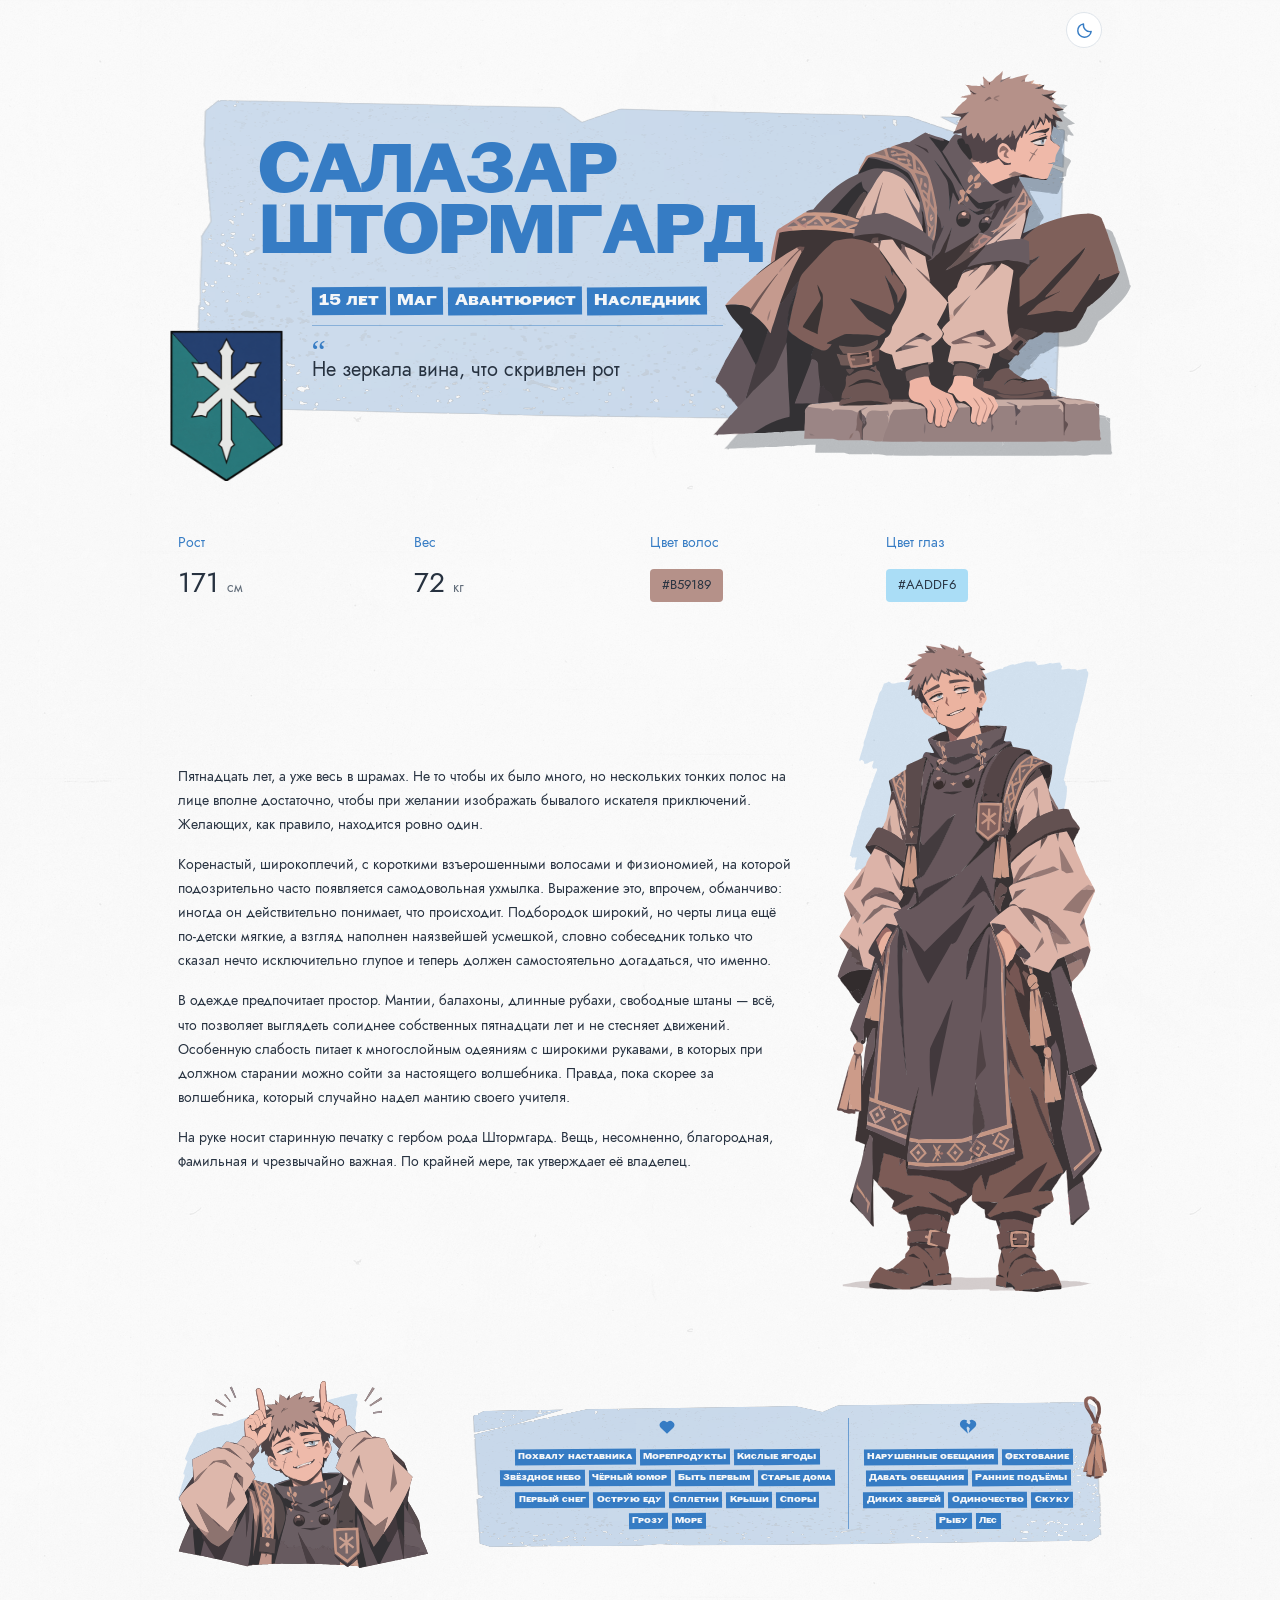
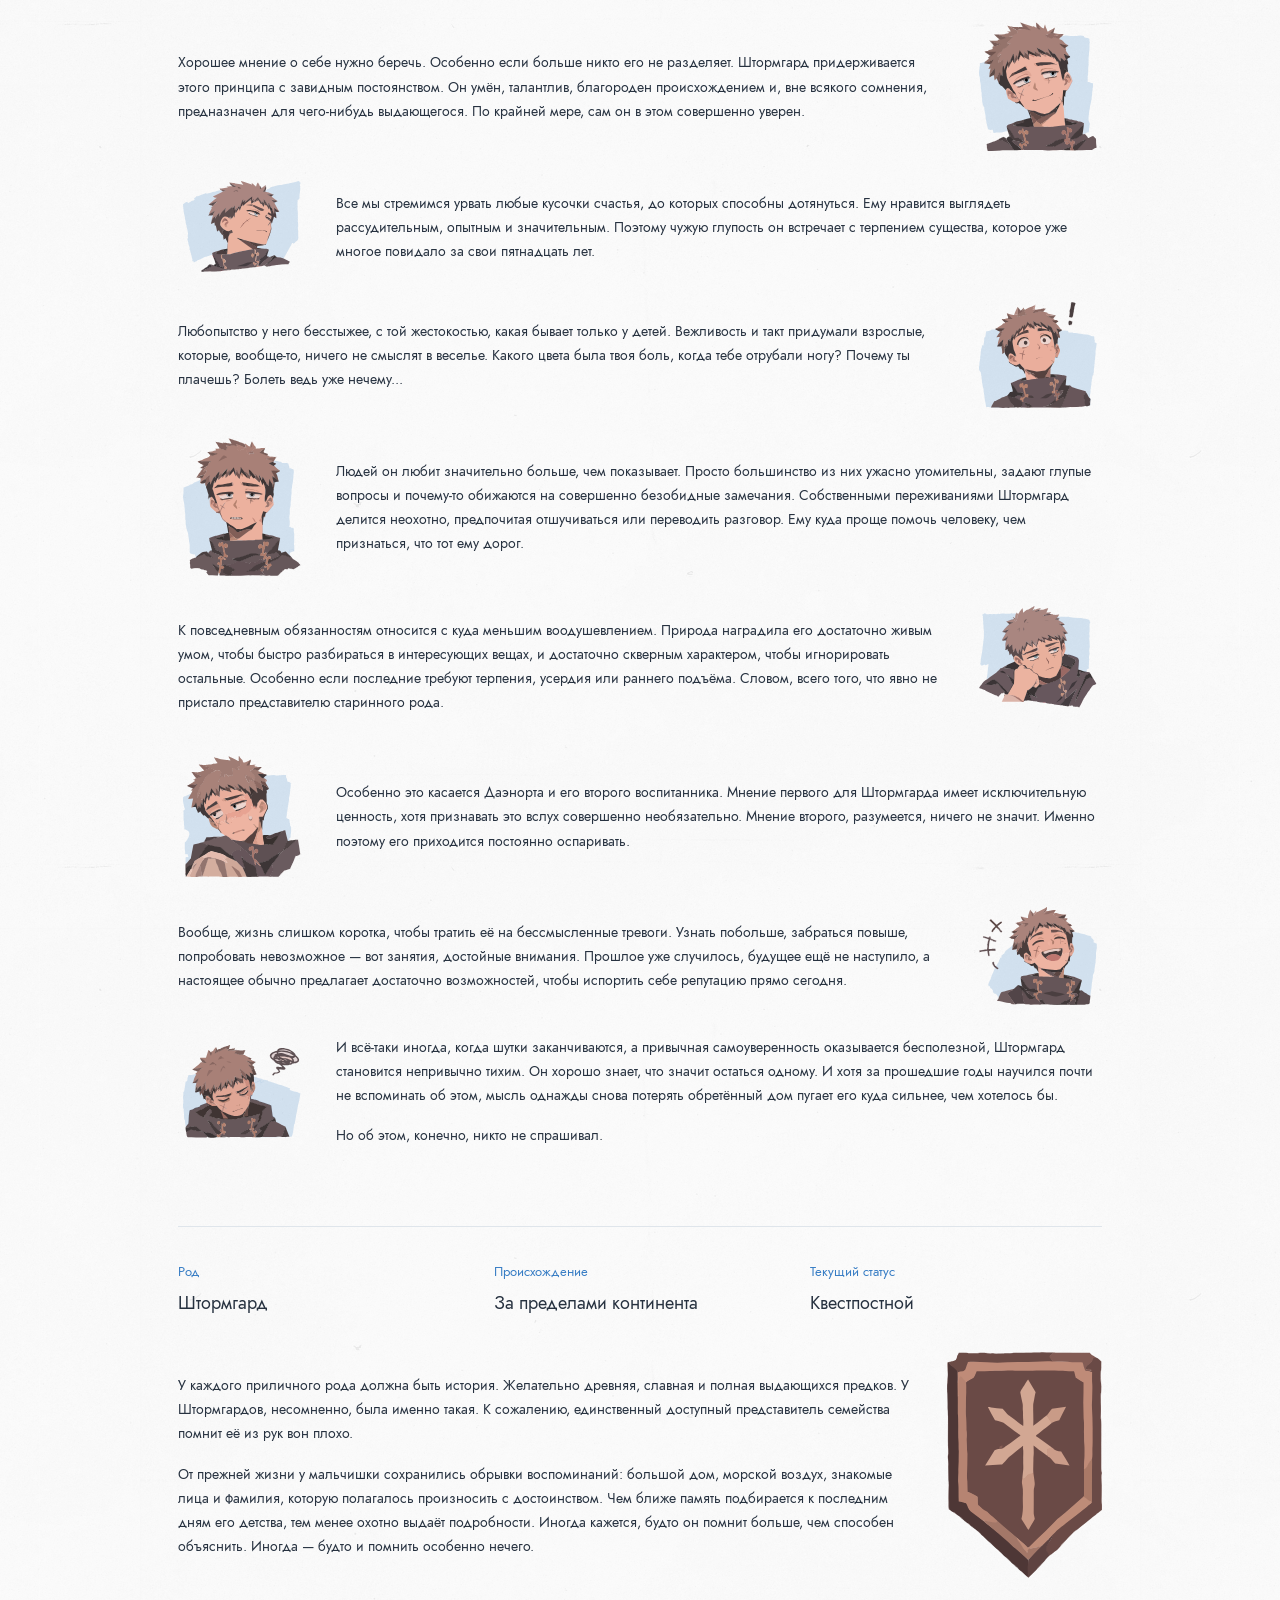
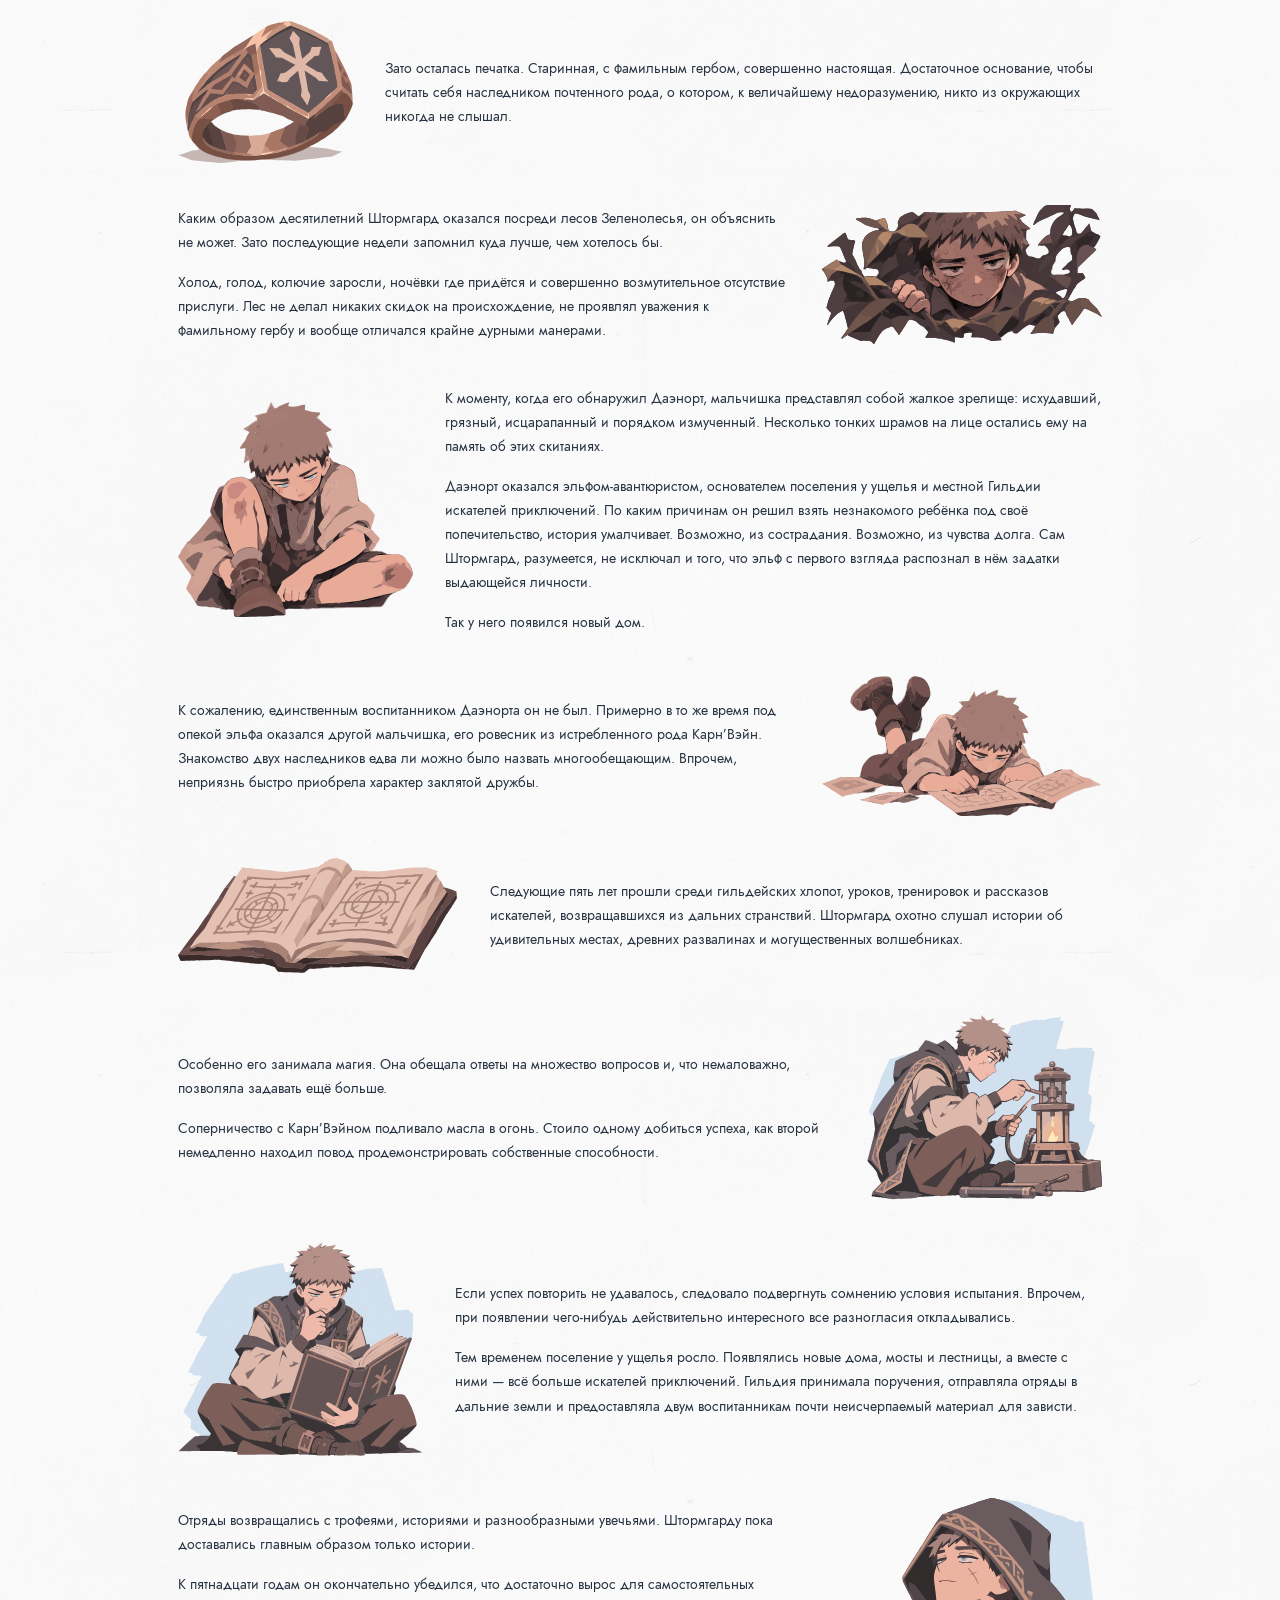
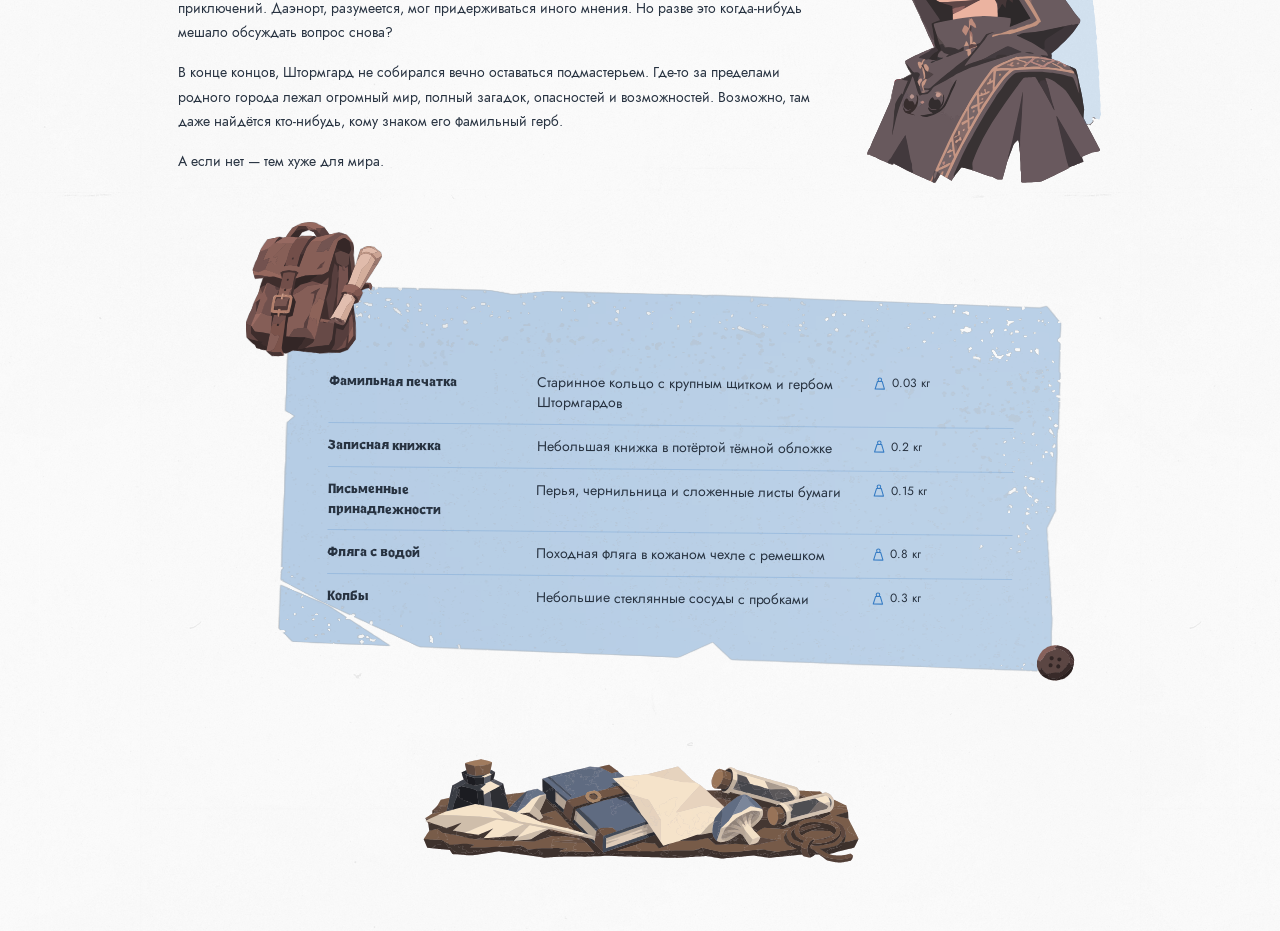
<file: index.html>
<!doctype html>
<html lang="ru">
<head>
  <meta charset="utf-8">
  <meta name="viewport" content="width=device-width, initial-scale=1">
  <meta name="description" content="Салазар Штормгард — юный маг, авантюрист и наследник старинного рода. Литературная анкета персонажа.">
  <title>Салазар Штормгард — анкета персонажа</title>
  <!-- Статическая анкета. Для публикации нужны index.html, style.css, script.js и assets.
       Весь основной текст находится прямо здесь; сборка и сервер не требуются. -->
  <link rel="stylesheet" href="./style.css">
  <script src="./script.js"></script>
</head>
<body>
  <main aria-label="Анкета Салазара Штормгарда">
    <button class="ThemeToggle" type="button" data-action="theme" aria-label="Переключить тему" title="Переключить тему">
      <svg class="Sun" viewBox="0 0 24 24" fill="none" stroke="currentColor" stroke-width="1.8" stroke-linecap="round" aria-hidden="true"><circle cx="12" cy="12" r="4"/><path d="M12 2v2m0 16v2M2 12h2m16 0h2M5 5l1.4 1.4m11.2 11.2L19 19M5 19l1.4-1.4M17.6 6.4 19 5"/></svg>
      <svg class="Moon" viewBox="0 0 24 24" fill="none" stroke="currentColor" stroke-width="1.8" stroke-linejoin="round" aria-hidden="true"><path d="M20.4 13.3A8.5 8.5 0 0 1 10.7 3.6a8.5 8.5 0 1 0 9.7 9.7Z"/></svg>
    </button>

    <!-- 01. Шапка: имя в две строки, короткие определения, рисунок и герб. -->
    <header class="Banner">
      <div>
        <h1><span>САЛАЗАР</span><span>ШТОРМГАРД</span></h1>
        <div class="Tags" aria-label="Возраст и род занятий">
          <span class="paper-highlight">15 лет</span>
          <span class="paper-highlight">Маг</span>
          <span class="paper-highlight">Авантюрист</span>
          <span class="paper-highlight">Наследник</span>
        </div>
        <blockquote>Не зеркала вина, что скривлен рот</blockquote>
      </div>
      <figure class="Figure Figure--hero"><img src="./assets/images/hero.svg" width="335" height="306" alt="Салазар сидит на каменной ограде и смотрит вдаль" loading="eager" decoding="async"></figure>
      <figure class="Figure Figure--crest"><img src="./assets/images/crest.svg" width="95" height="127" alt="Герб рода Штормгард: светлая шестилучевая звезда на сине-зелёном щите" loading="eager" decoding="async"></figure>
    </header>

    <!-- 02. Внешность. Цвета волос и глаз заданы переменными у образцов. -->
    <section class="Step Step--appearance" aria-label="Внешность">
      <!-- Параметры занимают всю ширину; текст и рисунок начинаются следующей строкой. -->
      <dl class="Facts Facts--measure">
        <div><dt>Рост</dt><dd>171 <small>см</small></dd></div>
        <div><dt>Вес</dt><dd>72 <small>кг</small></dd></div>
        <div><dt>Цвет волос</dt><dd><span class="ColorSwatch" style="--swatch:#B59189">#B59189</span></dd></div>
        <div><dt>Цвет глаз</dt><dd><span class="ColorSwatch" style="--swatch:#AADDF6">#AADDF6</span></dd></div>
      </dl>
      <div>
        <p>Пятнадцать лет, а уже весь в шрамах. Не то чтобы их было много, но нескольких тонких полос на лице вполне достаточно, чтобы при желании изображать бывалого искателя приключений. Желающих, как правило, находится ровно один.</p>
          <p>Коренастый, широкоплечий, с короткими взъерошенными волосами и физиономией, на которой подозрительно часто появляется самодовольная ухмылка. Выражение это, впрочем, обманчиво: иногда он действительно понимает, что происходит. Подбородок широкий, но черты лица ещё по-детски мягкие, а взгляд наполнен наязвейшей усмешкой, словно собеседник только что сказал нечто исключительно глупое и теперь должен самостоятельно догадаться, что именно.</p>
          <p>В одежде предпочитает простор. Мантии, балахоны, длинные рубахи, свободные штаны — всё, что позволяет выглядеть солиднее собственных пятнадцати лет и не стесняет движений. Особенную слабость питает к многослойным одеяниям с широкими рукавами, в которых при должном старании можно сойти за настоящего волшебника. Правда, пока скорее за волшебника, который случайно надел мантию своего учителя.</p>
          <p>На руке носит старинную печатку с гербом рода Штормгард. Вещь, несомненно, благородная, фамильная и чрезвычайно важная. По крайней мере, так утверждает её владелец.</p>
      </div>
      <figure class="Figure Figure--full"><img src="./assets/images/full.svg" width="205" height="502" alt="Салазар в полный рост: просторная мантия, широкие рукава и дорожные башмаки" loading="lazy" decoding="async"></figure>
    </section>

    <!-- 03. Характер: вступительная картинка и предпочтения, затем мимические портреты.
         Step--reverse меняет сторону рисунка только на широком экране. -->
    <section class="Character" aria-label="Характер">
      <div class="Character-top">
        <figure class="Figure Figure--playful Figure--underlay"><img class="Figure-underlay" src="./assets/images/playful-underlay.svg" width="274" height="205" alt="" aria-hidden="true" loading="lazy" decoding="async"><img src="./assets/images/playful.svg" width="274" height="205" alt="Салазар ухмыляется, изображая пальцами рога" loading="lazy" decoding="async"></figure>
        <div class="Preferences">
          <dl class="Facts Facts--preferences" aria-label="Что нравится и не нравится Салазару">
            <div><dt aria-label="Нравится"><svg viewBox="0 0 24 24" fill="currentColor" aria-hidden="true"><path d="M12 21 3.6 13A5.6 5.6 0 0 1 12 5.6 5.6 5.6 0 0 1 20.4 13Z"/></svg></dt><dd><ul>
                <li><span class="paper-highlight">Сплетни</span></li>
                <li><span class="paper-highlight">Быть первым</span></li>
                <li><span class="paper-highlight">Похвалу наставника</span></li>
                <li><span class="paper-highlight">Споры</span></li>
                <li><span class="paper-highlight">Чёрный юмор</span></li>
                <li><span class="paper-highlight">Кислые ягоды</span></li>
                <li><span class="paper-highlight">Острую еду</span></li>
                <li><span class="paper-highlight">Морепродукты</span></li>
                <li><span class="paper-highlight">Море</span></li>
                <li><span class="paper-highlight">Крыши</span></li>
                <li><span class="paper-highlight">Грозу</span></li>
                <li><span class="paper-highlight">Первый снег</span></li>
                <li><span class="paper-highlight">Старые дома</span></li>
                <li><span class="paper-highlight">Звёздное небо</span></li>
              </ul></dd></div>
            <div><dt aria-label="Не нравится"><svg viewBox="0 0 24 24" fill="currentColor" aria-hidden="true"><path d="M10.8 3.4A5.6 5.6 0 0 0 3.6 13L12 21l-2-8 4-4-4-3Zm3.2 0 1.4 3.4-4 3.8 3 3.4L13 20l7.4-7A5.6 5.6 0 0 0 14 3.4Z"/></svg></dt><dd><ul>
                <li><span class="paper-highlight">Фехтование</span></li>
                <li><span class="paper-highlight">Рыбу</span></li>
                <li><span class="paper-highlight">Нарушенные обещания</span></li>
                <li><span class="paper-highlight">Ранние подъёмы</span></li>
                <li><span class="paper-highlight">Скуку</span></li>
                <li><span class="paper-highlight">Лес</span></li>
                <li><span class="paper-highlight">Диких зверей</span></li>
                <li><span class="paper-highlight">Одиночество</span></li>
                <li><span class="paper-highlight">Давать обещания</span></li>
              </ul></dd></div>
          </dl>
          <figure class="Figure Figure--tassel" aria-hidden="true"><img src="./assets/images/tassel.svg" width="27" height="94" alt="" loading="lazy" decoding="async"></figure>
        </div>
      </div>
      <div class="Step Step--portrait">
        <div>
          <p>Хорошее мнение о себе нужно беречь. Особенно если больше никто его не разделяет. Штормгард придерживается этого принципа с завидным постоянством. Он умён, талантлив, благороден происхождением и, вне всякого сомнения, предназначен для чего-нибудь выдающегося. По крайней мере, сам он в этом совершенно уверен.</p>
        </div>
        <figure class="Figure"><img src="./assets/images/smirk.svg" width="114" height="125" alt="Самодовольная улыбка Салазара" loading="lazy" decoding="async"></figure>
      </div>
      <div class="Step Step--reverse Step--portrait">
        <div>
          <p>Все мы стремимся урвать любые кусочки счастья, до которых способны дотянуться. Ему нравится выглядеть рассудительным, опытным и значительным. Поэтому чужую глупость он встречает с терпением существа, которое уже многое повидало за свои пятнадцать лет.</p>
        </div>
        <figure class="Figure"><img src="./assets/images/proud.svg" width="156" height="120" alt="Салазар с высокомерно поднятым подбородком" loading="lazy" decoding="async"></figure>
      </div>
      <div class="Step Step--portrait">
        <div>
          <p>Любопытство у него бесстыжее, с той жестокостью, какая бывает только у детей. Вежливость и такт придумали взрослые, которые, вообще-то, ничего не смыслят в веселье. Какого цвета была твоя боль, когда тебе отрубали ногу? Почему ты плачешь? Болеть ведь уже нечему...</p>
        </div>
        <figure class="Figure"><img src="./assets/images/surprised.svg" width="139" height="125" alt="Салазар с любопытством смотрит на собеседника" loading="lazy" decoding="async"></figure>
      </div>
      <div class="Step Step--reverse Step--portrait">
        <div>
          <p>Людей он любит значительно больше, чем показывает. Просто большинство из них ужасно утомительны, задают глупые вопросы и почему-то обижаются на совершенно безобидные замечания. Собственными переживаниями Штормгард делится неохотно, предпочитая отшучиваться или переводить разговор. Ему куда проще помочь человеку, чем признаться, что тот ему дорог.</p>
        </div>
        <figure class="Figure"><img src="./assets/images/uneasy.svg" width="111" height="130" alt="Неуверенное выражение лица Салазара" loading="lazy" decoding="async"></figure>
      </div>
      <div class="Step Step--portrait">
        <div>
          <p>К повседневным обязанностям относится с куда меньшим воодушевлением. Природа наградила его достаточно живым умом, чтобы быстро разбираться в интересующих вещах, и достаточно скверным характером, чтобы игнорировать остальные. Особенно если последние требуют терпения, усердия или раннего подъёма. Словом, всего того, что явно не пристало представителю старинного рода.</p>
        </div>
        <figure class="Figure"><img src="./assets/images/bored.svg" width="138" height="140" alt="Салазар скучает, подперев щёку рукой" loading="lazy" decoding="async"></figure>
      </div>
      <div class="Step Step--reverse Step--portrait">
        <div>
          <p>Особенно это касается Даэнорта и его второго воспитанника. Мнение первого для Штормгарда имеет исключительную ценность, хотя признавать это вслух совершенно необязательно. Мнение второго, разумеется, ничего не значит. Именно поэтому его приходится постоянно оспаривать.</p>
        </div>
        <figure class="Figure"><img src="./assets/images/annoyed.svg" width="122" height="125" alt="Недовольный Салазар смотрит в сторону" loading="lazy" decoding="async"></figure>
      </div>
      <div class="Step Step--portrait">
        <div>
          <p>Вообще, жизнь слишком коротка, чтобы тратить её на бессмысленные тревоги. Узнать побольше, забраться повыше, попробовать невозможное — вот занятия, достойные внимания. Прошлое уже случилось, будущее ещё не наступило, а настоящее обычно предлагает достаточно возможностей, чтобы испортить себе репутацию прямо сегодня.</p>
        </div>
        <figure class="Figure"><img src="./assets/images/laugh.svg" width="150" height="125" alt="Салазар смеётся" loading="lazy" decoding="async"></figure>
      </div>
      <div class="Step Step--reverse Step--portrait">
        <div>
          <p>И всё-таки иногда, когда шутки заканчиваются, а привычная самоуверенность оказывается бесполезной, Штормгард становится непривычно тихим. Он хорошо знает, что значит остаться одному. И хотя за прошедшие годы научился почти не вспоминать об этом, мысль однажды снова потерять обретённый дом пугает его куда сильнее, чем хотелось бы.</p>
          <p>Но об этом, конечно, никто не спрашивал.</p>
        </div>
        <figure class="Figure"><img src="./assets/images/quiet.svg" width="160" height="127" alt="Салазар задумчиво опустил взгляд" loading="lazy" decoding="async"></figure>
      </div>
    </section>

    <!-- 04. Биография: ранние воспоминания, лес, новый дом, учёба и дорога.
         Абзацы разбиты по смыслу иллюстраций. Весь исходный текст сохранён. -->
    <section class="Story" aria-label="Биография">
      <!-- Краткие сведения перед биографией. -->
      <dl class="Facts Facts--summary" aria-label="Род, происхождение и текущий статус">
        <div><dt>Род</dt><dd>Штормгард</dd></div>
        <div><dt>Происхождение</dt><dd>За пределами континента</dd></div>
        <div><dt>Текущий статус</dt><dd>Квестпостной</dd></div>
      </dl>
      <div class="Step">
        <div>
          <p>У каждого приличного рода должна быть история. Желательно древняя, славная и полная выдающихся предков. У Штормгардов, несомненно, была именно такая. К сожалению, единственный доступный представитель семейства помнит её из рук вон плохо.</p>
<p>От прежней жизни у мальчишки сохранились обрывки воспоминаний: большой дом, морской воздух, знакомые лица и фамилия, которую полагалось произносить с достоинством. Чем ближе память подбирается к последним дням его детства, тем менее охотно выдаёт подробности. Иногда кажется, будто он помнит больше, чем способен объяснить. Иногда — будто и помнить особенно нечего.</p>
        </div>
        <figure class="Figure"><img src="./assets/images/family-crest.svg" width="116" height="170" alt="Старинный герб рода Штормгард" loading="lazy" decoding="async"></figure>
      </div>
      <div class="Step Step--reverse">
        <div>
          <p>Зато осталась печатка. Старинная, с фамильным гербом, совершенно настоящая. Достаточное основание, чтобы считать себя наследником почтенного рода, о котором, к величайшему недоразумению, никто из окружающих никогда не слышал.</p>
        </div>
        <figure class="Figure"><img src="./assets/images/ring.svg" width="110" height="89" alt="Фамильная печатка Штормгардов" loading="lazy" decoding="async"></figure>
      </div>
      <div class="Step">
        <div>
          <p>Каким образом десятилетний Штормгард оказался посреди лесов Зеленолесья, он объяснить не может. Зато последующие недели запомнил куда лучше, чем хотелось бы.</p>
          <p>Холод, голод, колючие заросли, ночёвки где придётся и совершенно возмутительное отсутствие прислуги. Лес не делал никаких скидок на происхождение, не проявлял уважения к фамильному гербу и вообще отличался крайне дурными манерами.</p>
        </div>
        <figure class="Figure Figure--underlay"><img class="Figure-underlay" src="./assets/images/forest-underlay.svg" width="258" height="128" alt="" aria-hidden="true" loading="lazy" decoding="async"><img src="./assets/images/forest.svg" width="258" height="128" alt="Салазар пробирается через колючие лесные заросли" loading="lazy" decoding="async"></figure>
      </div>
      <div class="Step Step--reverse">
        <div>          
<p>К моменту, когда его обнаружил Даэнорт, мальчишка представлял собой жалкое зрелище: исхудавший, грязный, исцарапанный и порядком измученный. Несколько тонких шрамов на лице остались ему на память об этих скитаниях.</p>
<p>Даэнорт оказался эльфом-авантюристом, основателем поселения у ущелья и местной Гильдии искателей приключений. По каким причинам он решил взять незнакомого ребёнка под своё попечительство, история умалчивает. Возможно, из сострадания. Возможно, из чувства долга. Сам Штормгард, разумеется, не исключал и того, что эльф с первого взгляда распознал в нём задатки выдающейся личности.</p>
<p>Так у него появился новый дом.</p>
        </div>
        <figure class="Figure"><img src="./assets/images/wounded.svg" width="214" height="197" alt="Измученный Салазар осматривает ссадины на ногах" loading="lazy" decoding="async"></figure>
      </div>
      <div class="Step">
        <div>
          <p>К сожалению, единственным воспитанником Даэнорта он не был. Примерно в то же время под опекой эльфа оказался другой мальчишка, его ровесник из истребленного рода Карн’Вэйн. Знакомство двух наследников едва ли можно было назвать многообещающим. Впрочем, неприязнь быстро приобрела характер заклятой дружбы.</p>
        </div>
        <figure class="Figure"><img src="./assets/images/studying.svg" width="247" height="123" alt="Юный Салазар лежит над раскрытой книгой" loading="lazy" decoding="async"></figure>
      </div>
      <div class="Step Step--reverse">
        <div>
          <p>Следующие пять лет прошли среди гильдейских хлопот, уроков, тренировок и рассказов искателей, возвращавшихся из дальних странствий. Штормгард охотно слушал истории об удивительных местах, древних развалинах и могущественных волшебниках.</p>
        </div>
        <figure class="Figure"><img src="./assets/images/book.svg" width="250" height="103" alt="Раскрытая книга с магическими записями" loading="lazy" decoding="async"></figure>
      </div>
      <div class="Step">
        <div>
          <p>Особенно его занимала магия. Она обещала ответы на множество вопросов и, что немаловажно, позволяла задавать ещё больше.</p>
<p>Соперничество с Карн’Вэйном подливало масла в огонь. Стоило одному добиться успеха, как второй немедленно находил повод продемонстрировать собственные способности.</p>
        </div>
        <figure class="Figure"><img src="./assets/images/lantern.svg" width="208" height="164" alt="Салазар увлечённо изучает устройство фонаря" loading="lazy" decoding="async"></figure>
      </div>
      <div class="Step Step--reverse">
        <div>
          <p>Если успех повторить не удавалось, следовало подвергнуть сомнению условия испытания. Впрочем, при появлении чего-нибудь действительно интересного все разногласия откладывались.</p>
<p>Тем временем поселение у ущелья росло. Появлялись новые дома, мосты и лестницы, а вместе с ними — всё больше искателей приключений. Гильдия принимала поручения, отправляла отряды в дальние земли и предоставляла двум воспитанникам почти неисчерпаемый материал для зависти.</p>
        </div>
        <figure class="Figure"><img src="./assets/images/reading.svg" width="221" height="193" alt="Салазар читает книгу, сидя на полу" loading="lazy" decoding="async"></figure>
      </div>
      <div class="Step">
        <div>
          <p>Отряды возвращались с трофеями, историями и разнообразными увечьями. Штормгарду пока доставались главным образом только истории.</p>
<p>К пятнадцати годам он окончательно убедился, что достаточно вырос для самостоятельных приключений. Даэнорт, разумеется, мог придерживаться иного мнения. Но разве это когда-нибудь мешало обсуждать вопрос снова?</p>
<p>В конце концов, Штормгард не собирался вечно оставаться подмастерьем. Где-то за пределами родного города лежал огромный мир, полный загадок, опасностей и возможностей. Возможно, там даже найдётся кто-нибудь, кому знаком его фамильный герб.</p>
<p>А если нет — тем хуже для мира.</p>
        </div>
        <figure class="Figure Figure--underlay"><img class="Figure-underlay" src="./assets/images/hood-underlay.svg" width="215" height="260" alt="" aria-hidden="true" loading="lazy" decoding="async"><img src="./assets/images/hood.svg" width="215" height="260" alt="Салазар в капюшоне с уверенно поднятой головой" loading="lazy" decoding="async"></figure>
      </div>
    </section>

    <!-- 05. Единственный Note: инвентарь. Вес указан в килограммах.
         Для добавления вещи скопируйте строку tr, сохранив три ячейки. -->
    <section class="Inventory" aria-label="Личные вещи">
      <aside class="Note">
        <table aria-label="Личные вещи: название, внешний вид и вес">
          <colgroup><col><col><col></colgroup>
          <tbody>
              <tr><th scope="row">Фамильная печатка</th><td>Старинное кольцо с крупным щитком и гербом Штормгардов</td><td><span class="Weight"><svg viewBox="0 0 24 24" fill="none" stroke="currentColor" stroke-width="1.8" stroke-linecap="round" stroke-linejoin="round" aria-hidden="true"><path d="M8 8h8l4 13H4L8 8Z"/><circle cx="12" cy="5" r="3"/></svg><span>0.03 кг</span></span></td></tr>
              <tr><th scope="row">Записная книжка</th><td>Небольшая книжка в потёртой тёмной обложке</td><td><span class="Weight"><svg viewBox="0 0 24 24" fill="none" stroke="currentColor" stroke-width="1.8" stroke-linecap="round" stroke-linejoin="round" aria-hidden="true"><path d="M8 8h8l4 13H4L8 8Z"/><circle cx="12" cy="5" r="3"/></svg><span>0.2 кг</span></span></td></tr>
              <tr><th scope="row">Письменные принадлежности</th><td>Перья, чернильница и сложенные листы бумаги</td><td><span class="Weight"><svg viewBox="0 0 24 24" fill="none" stroke="currentColor" stroke-width="1.8" stroke-linecap="round" stroke-linejoin="round" aria-hidden="true"><path d="M8 8h8l4 13H4L8 8Z"/><circle cx="12" cy="5" r="3"/></svg><span>0.15 кг</span></span></td></tr>
              <tr><th scope="row">Фляга с водой</th><td>Походная фляга в кожаном чехле с ремешком</td><td><span class="Weight"><svg viewBox="0 0 24 24" fill="none" stroke="currentColor" stroke-width="1.8" stroke-linecap="round" stroke-linejoin="round" aria-hidden="true"><path d="M8 8h8l4 13H4L8 8Z"/><circle cx="12" cy="5" r="3"/></svg><span>0.8 кг</span></span></td></tr>
              <tr><th scope="row">Колбы</th><td>Небольшие стеклянные сосуды с пробками</td><td><span class="Weight"><svg viewBox="0 0 24 24" fill="none" stroke="currentColor" stroke-width="1.8" stroke-linecap="round" stroke-linejoin="round" aria-hidden="true"><path d="M8 8h8l4 13H4L8 8Z"/><circle cx="12" cy="5" r="3"/></svg><span>0.3 кг</span></span></td></tr>
          </tbody>
        </table>
      </aside>
      <figure class="Figure Figure--backpack Figure--underlay"><img class="Figure-underlay" src="./assets/images/backpack-underlay.svg" width="166" height="158" alt="" aria-hidden="true" loading="lazy" decoding="async"><img src="./assets/images/backpack.svg" width="166" height="158" alt="Кожаный рюкзак с ремешками и свёрнутой бумагой" loading="lazy" decoding="async"></figure>
      <figure class="Figure Figure--button" aria-hidden="true"><img src="./assets/images/button.svg" width="53" height="51" alt="" loading="lazy" decoding="async"></figure>
    </section>

    <!-- 06. Нижнее обрамление, по центру после инвентаря. -->
    <figure class="Figure Figure--desk Figure--underlay" aria-hidden="true"><img class="Figure-underlay" src="./assets/images/desk-underlay.svg" width="408" height="135" alt="" aria-hidden="true" loading="lazy" decoding="async"><img src="./assets/images/desk.svg" width="408" height="135" alt="" loading="lazy" decoding="async"></figure>
  </main>
</body>
</html>
</file>
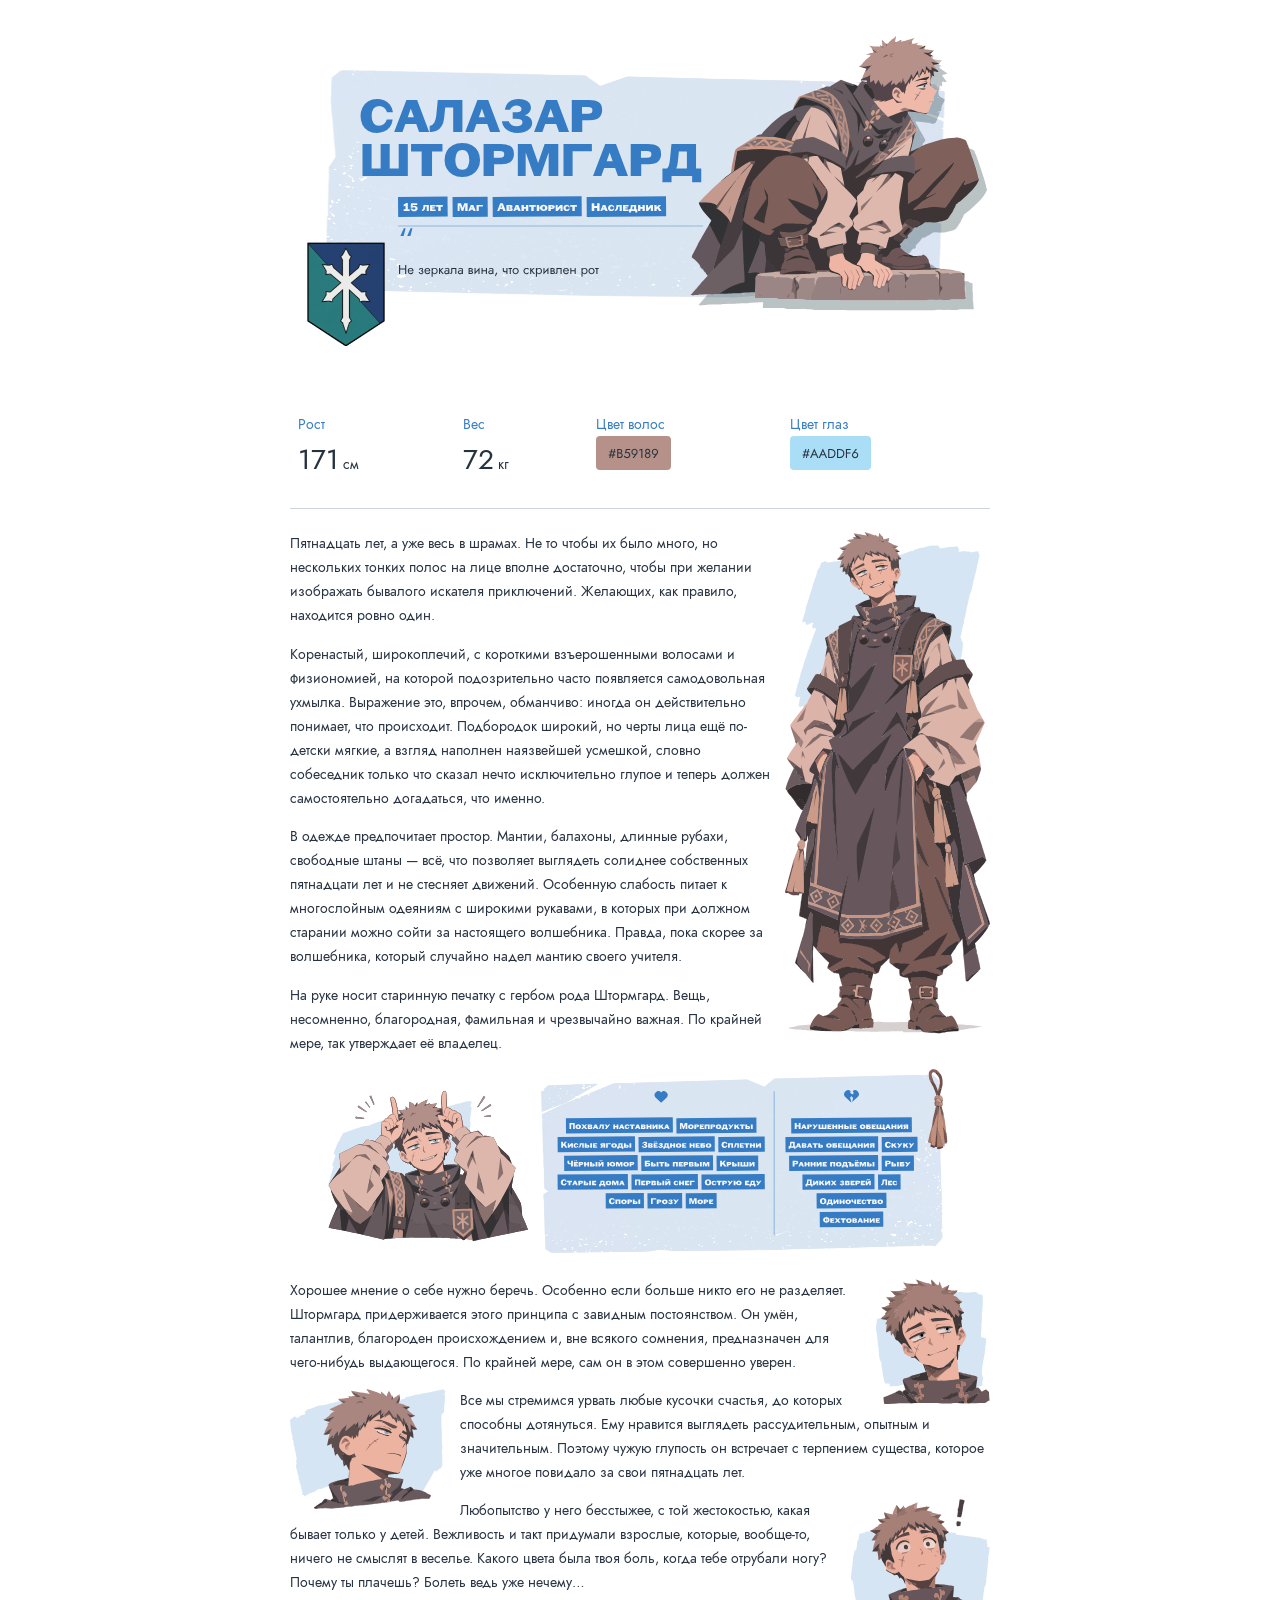
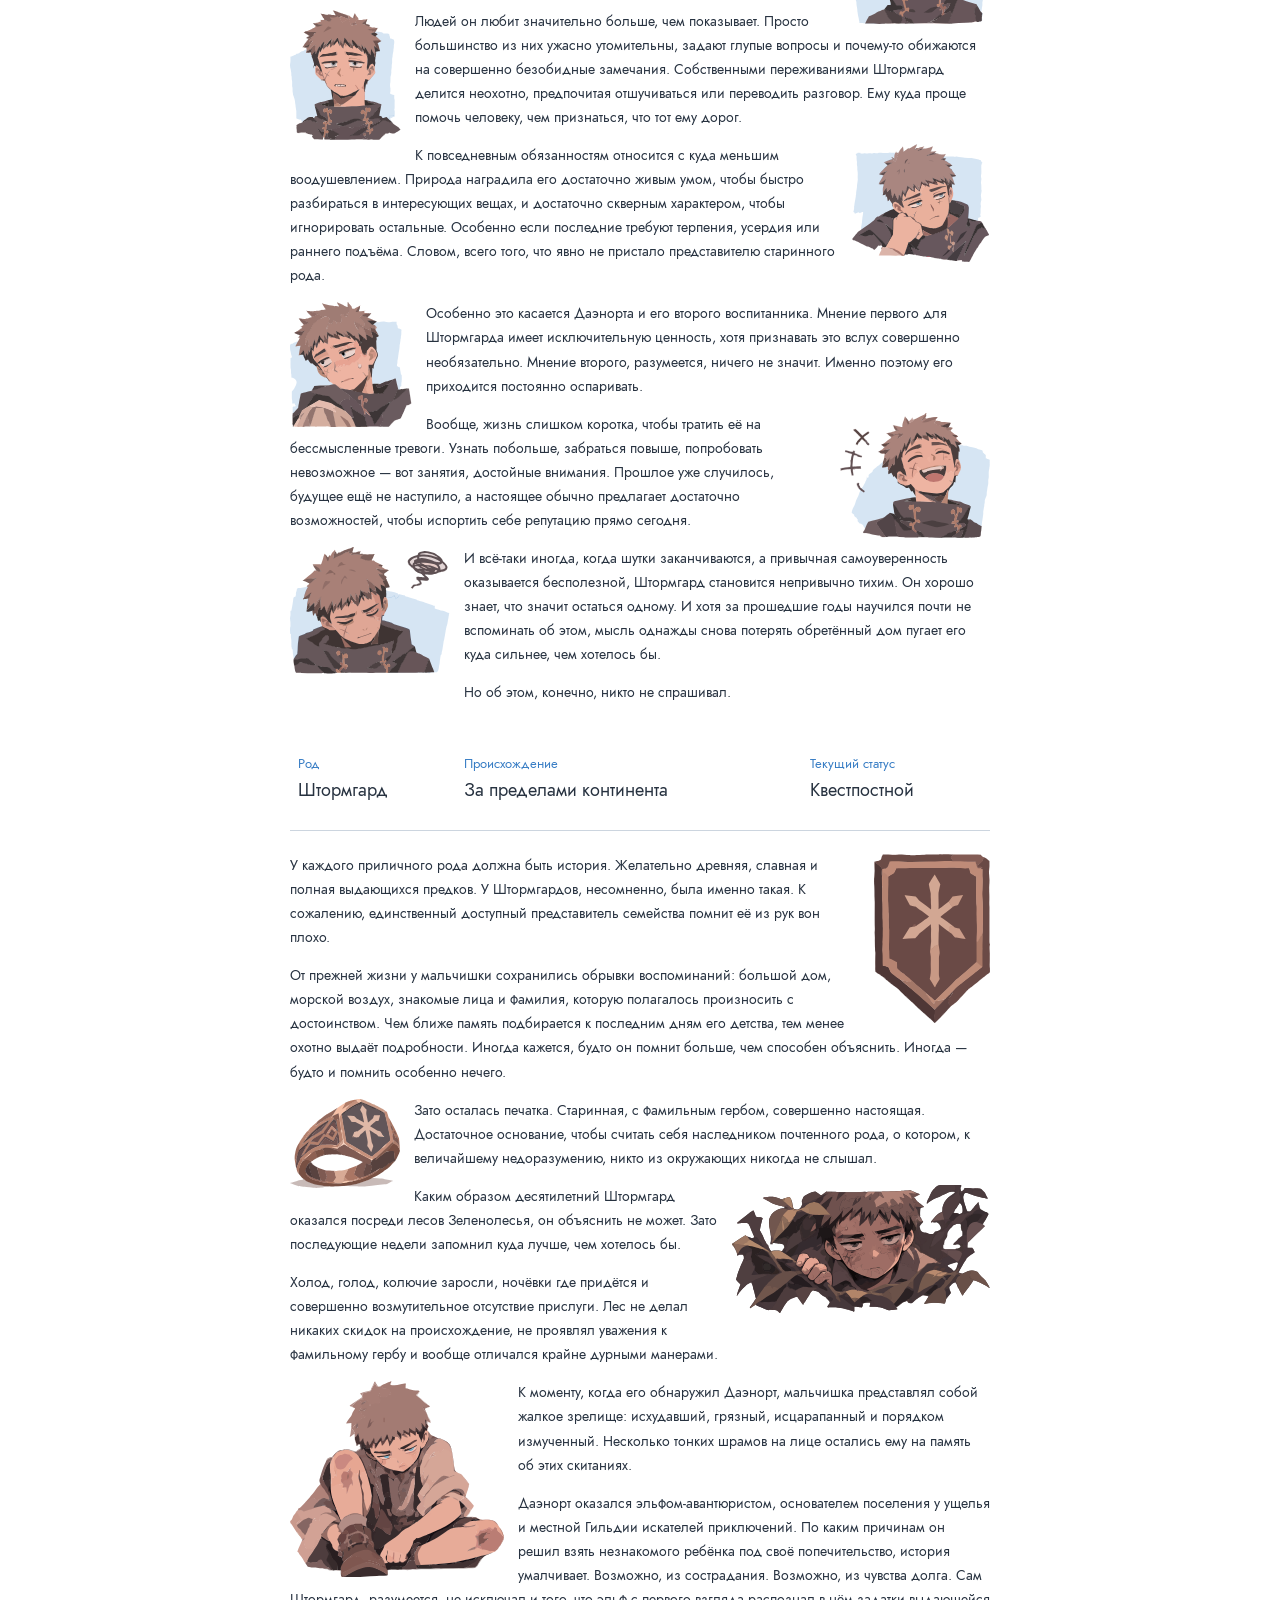
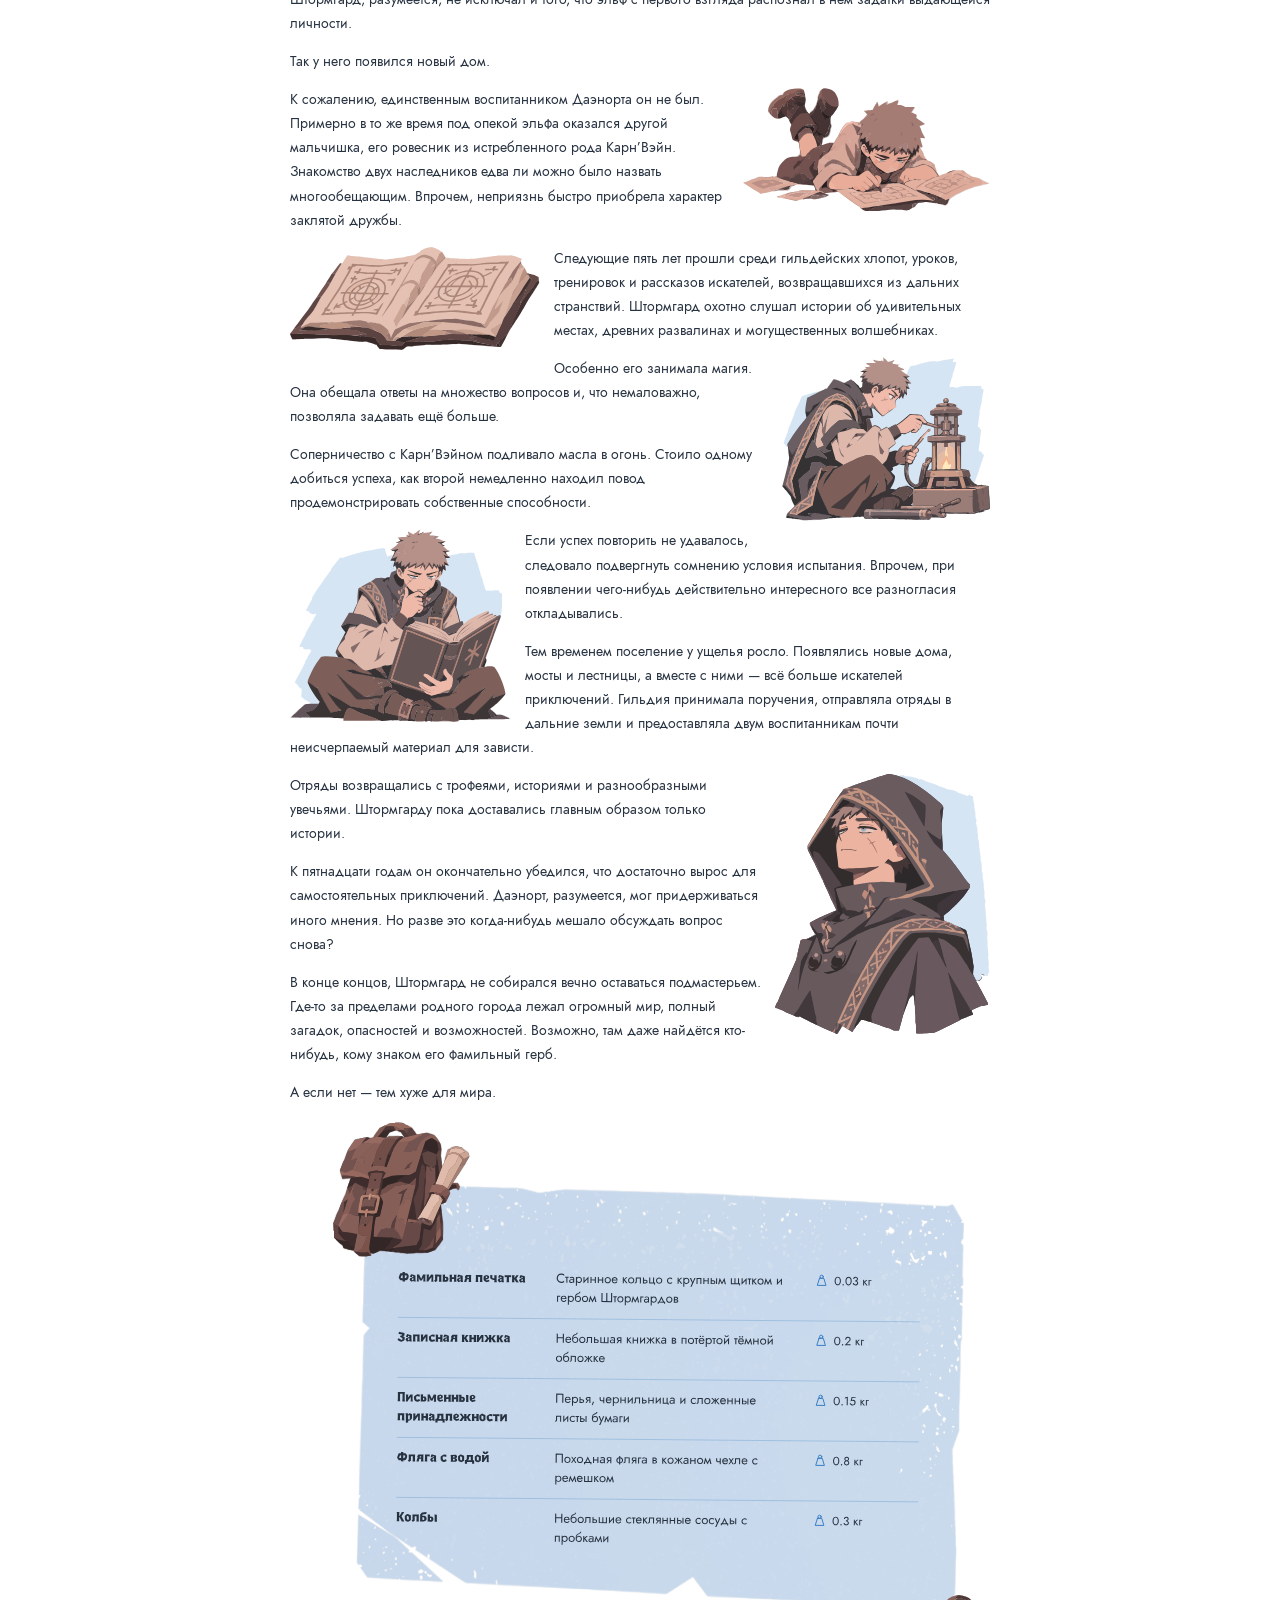
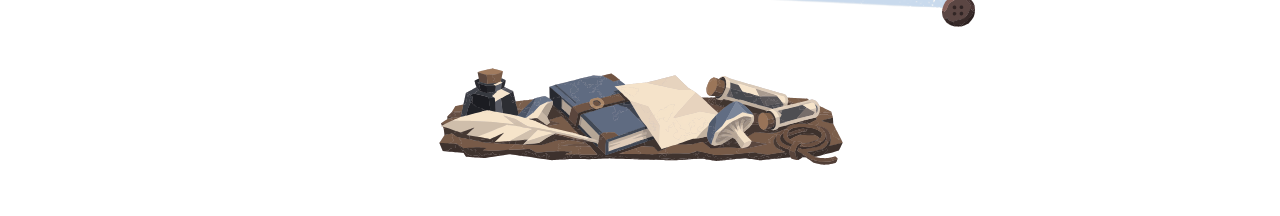
<file: bbcode-preview.html>
<!doctype html><html lang="ru"><meta charset="utf-8"><meta name="viewport" content="width=device-width,initial-scale=1"><title>Салазар Штормгард — BBCode</title><style>@font-face{font-family:Jost;src:url("./assets/fonts/jost-regular.ttf")}*{box-sizing:border-box}body{margin:0;background:#fff;color:#273240;font:14px/1.72 Jost,Arial,sans-serif}.Post-body{max-width:740px;padding:22px 20px;margin:auto}.Post-body img{max-width:100%;height:auto;vertical-align:middle}.Post-body p{margin:14px 0}.bb-media--left img{float:left;margin:1px 14px 8px 0;max-width:40%}.bb-media--right img{float:right;margin:1px 0 8px 14px;max-width:40%}.bb-table{width:100%;border-collapse:collapse;margin:22px 0}.bb-table td{padding:10px 8px;border-bottom:1px solid #ccd5df;vertical-align:top}b{font-weight:700}@media(max-width:520px){.bb-table{display:block;overflow-x:auto}}@media(prefers-color-scheme:dark){body{background:#1a1a1a;color:#edf0f5}.bb-table td{border-color:#394651}}</style><main class="Post-body"><div style="text-align:center"><p><img src="https://maxcuso.github.io/salazar/assets/bbcode/header.svg?v=paper-alpha-2" title="" alt=""></p></div>

<table class="bb-table"><tbody><tr><td><p><span style="font-size:14px"><span style="color:#367CC4">Рост</span></span><br>
<span style="font-size:28px">171</span> <span style="font-size:14px">см</span></p></td><td><p><span style="font-size:14px"><span style="color:#367CC4">Вес</span></span><br>
<span style="font-size:28px">72</span> <span style="font-size:14px">кг</span></p></td><td><p><span style="font-size:14px"><span style="color:#367CC4">Цвет волос</span></span><br>
<img src="https://maxcuso.github.io/salazar/assets/bbcode/swatch-hair.svg" title="" alt=""></p></td><td><p><span style="font-size:14px"><span style="color:#367CC4">Цвет глаз</span></span><br>
<img src="https://maxcuso.github.io/salazar/assets/bbcode/swatch-eyes.svg" title="" alt=""></p></td></tr></tbody></table>

<div class="bb-media bb-media--right"><p><img src="https://maxcuso.github.io/salazar/assets/images/full.svg" title="" alt=""></p></div>

<p>Пятнадцать лет, а уже весь в шрамах. Не то чтобы их было много, но нескольких тонких полос на лице вполне достаточно, чтобы при желании изображать бывалого искателя приключений. Желающих, как правило, находится ровно один.</p>

<p>Коренастый, широкоплечий, с короткими взъерошенными волосами и физиономией, на которой подозрительно часто появляется самодовольная ухмылка. Выражение это, впрочем, обманчиво: иногда он действительно понимает, что происходит. Подбородок широкий, но черты лица ещё по-детски мягкие, а взгляд наполнен наязвейшей усмешкой, словно собеседник только что сказал нечто исключительно глупое и теперь должен самостоятельно догадаться, что именно.</p>

<p>В одежде предпочитает простор. Мантии, балахоны, длинные рубахи, свободные штаны — всё, что позволяет выглядеть солиднее собственных пятнадцати лет и не стесняет движений. Особенную слабость питает к многослойным одеяниям с широкими рукавами, в которых при должном старании можно сойти за настоящего волшебника. Правда, пока скорее за волшебника, который случайно надел мантию своего учителя.</p>

<p>На руке носит старинную печатку с гербом рода Штормгард. Вещь, несомненно, благородная, фамильная и чрезвычайно важная. По крайней мере, так утверждает её владелец.</p>

<div style="text-align:center"><p><img src="https://maxcuso.github.io/salazar/assets/bbcode/playful.svg" title="" alt="" width="200"> <img src="https://maxcuso.github.io/salazar/assets/bbcode/preferences.svg?v=paper-alpha-2" title="" alt="" width="420"></p></div>

<div class="bb-media bb-media--right"><p><img src="https://maxcuso.github.io/salazar/assets/images/smirk.svg" title="" alt=""></p></div>

<p>Хорошее мнение о себе нужно беречь. Особенно если больше никто его не разделяет. Штормгард придерживается этого принципа с завидным постоянством. Он умён, талантлив, благороден происхождением и, вне всякого сомнения, предназначен для чего-нибудь выдающегося. По крайней мере, сам он в этом совершенно уверен.</p>

<div class="bb-media bb-media--left"><p><img src="https://maxcuso.github.io/salazar/assets/images/proud.svg" title="" alt=""></p></div>

<p>Все мы стремимся урвать любые кусочки счастья, до которых способны дотянуться. Ему нравится выглядеть рассудительным, опытным и значительным. Поэтому чужую глупость он встречает с терпением существа, которое уже многое повидало за свои пятнадцать лет.</p>

<div class="bb-media bb-media--right"><p><img src="https://maxcuso.github.io/salazar/assets/images/surprised.svg" title="" alt=""></p></div>

<p>Любопытство у него бесстыжее, с той жестокостью, какая бывает только у детей. Вежливость и такт придумали взрослые, которые, вообще-то, ничего не смыслят в веселье. Какого цвета была твоя боль, когда тебе отрубали ногу? Почему ты плачешь? Болеть ведь уже нечему…</p>

<div class="bb-media bb-media--left"><p><img src="https://maxcuso.github.io/salazar/assets/images/uneasy.svg" title="" alt=""></p></div>

<p>Людей он любит значительно больше, чем показывает. Просто большинство из них ужасно утомительны, задают глупые вопросы и почему-то обижаются на совершенно безобидные замечания. Собственными переживаниями Штормгард делится неохотно, предпочитая отшучиваться или переводить разговор. Ему куда проще помочь человеку, чем признаться, что тот ему дорог.</p>

<div class="bb-media bb-media--right"><p><img src="https://maxcuso.github.io/salazar/assets/images/bored.svg" title="" alt=""></p></div>

<p>К повседневным обязанностям относится с куда меньшим воодушевлением. Природа наградила его достаточно живым умом, чтобы быстро разбираться в интересующих вещах, и достаточно скверным характером, чтобы игнорировать остальные. Особенно если последние требуют терпения, усердия или раннего подъёма. Словом, всего того, что явно не пристало представителю старинного рода.</p>

<div class="bb-media bb-media--left"><p><img src="https://maxcuso.github.io/salazar/assets/images/annoyed.svg" title="" alt=""></p></div>

<p>Особенно это касается Даэнорта и его второго воспитанника. Мнение первого для Штормгарда имеет исключительную ценность, хотя признавать это вслух совершенно необязательно. Мнение второго, разумеется, ничего не значит. Именно поэтому его приходится постоянно оспаривать.</p>

<div class="bb-media bb-media--right"><p><img src="https://maxcuso.github.io/salazar/assets/images/laugh.svg" title="" alt=""></p></div>

<p>Вообще, жизнь слишком коротка, чтобы тратить её на бессмысленные тревоги. Узнать побольше, забраться повыше, попробовать невозможное — вот занятия, достойные внимания. Прошлое уже случилось, будущее ещё не наступило, а настоящее обычно предлагает достаточно возможностей, чтобы испортить себе репутацию прямо сегодня.</p>

<div class="bb-media bb-media--left"><p><img src="https://maxcuso.github.io/salazar/assets/images/quiet.svg" title="" alt=""></p></div>

<p>И всё-таки иногда, когда шутки заканчиваются, а привычная самоуверенность оказывается бесполезной, Штормгард становится непривычно тихим. Он хорошо знает, что значит остаться одному. И хотя за прошедшие годы научился почти не вспоминать об этом, мысль однажды снова потерять обретённый дом пугает его куда сильнее, чем хотелось бы.</p>

<p>Но об этом, конечно, никто не спрашивал.</p>

<table class="bb-table"><tbody><tr><td><p><span style="font-size:13px"><span style="color:#367CC4">Род</span></span><br>
<span style="font-size:18px">Штормгард</span></p></td><td><p><span style="font-size:13px"><span style="color:#367CC4">Происхождение</span></span><br>
<span style="font-size:18px">За пределами континента</span></p></td><td><p><span style="font-size:13px"><span style="color:#367CC4">Текущий статус</span></span><br>
<span style="font-size:18px">Квестпостной</span></p></td></tr></tbody></table>

<div class="bb-media bb-media--right"><p><img src="https://maxcuso.github.io/salazar/assets/images/family-crest.svg" title="" alt=""></p></div>

<p>У каждого приличного рода должна быть история. Желательно древняя, славная и полная выдающихся предков. У Штормгардов, несомненно, была именно такая. К сожалению, единственный доступный представитель семейства помнит её из рук вон плохо.</p>

<p>От прежней жизни у мальчишки сохранились обрывки воспоминаний: большой дом, морской воздух, знакомые лица и фамилия, которую полагалось произносить с достоинством. Чем ближе память подбирается к последним дням его детства, тем менее охотно выдаёт подробности. Иногда кажется, будто он помнит больше, чем способен объяснить. Иногда — будто и помнить особенно нечего.</p>

<div class="bb-media bb-media--left"><p><img src="https://maxcuso.github.io/salazar/assets/images/ring.svg" title="" alt=""></p></div>

<p>Зато осталась печатка. Старинная, с фамильным гербом, совершенно настоящая. Достаточное основание, чтобы считать себя наследником почтенного рода, о котором, к величайшему недоразумению, никто из окружающих никогда не слышал.</p>

<div class="bb-media bb-media--right"><p><img src="https://maxcuso.github.io/salazar/assets/bbcode/forest.svg" title="" alt=""></p></div>

<p>Каким образом десятилетний Штормгард оказался посреди лесов Зеленолесья, он объяснить не может. Зато последующие недели запомнил куда лучше, чем хотелось бы.</p>

<p>Холод, голод, колючие заросли, ночёвки где придётся и совершенно возмутительное отсутствие прислуги. Лес не делал никаких скидок на происхождение, не проявлял уважения к фамильному гербу и вообще отличался крайне дурными манерами.</p>

<div class="bb-media bb-media--left"><p><img src="https://maxcuso.github.io/salazar/assets/images/wounded.svg" title="" alt=""></p></div>

<p>К моменту, когда его обнаружил Даэнорт, мальчишка представлял собой жалкое зрелище: исхудавший, грязный, исцарапанный и порядком измученный. Несколько тонких шрамов на лице остались ему на память об этих скитаниях.</p>

<p>Даэнорт оказался эльфом-авантюристом, основателем поселения у ущелья и местной Гильдии искателей приключений. По каким причинам он решил взять незнакомого ребёнка под своё попечительство, история умалчивает. Возможно, из сострадания. Возможно, из чувства долга. Сам Штормгард, разумеется, не исключал и того, что эльф с первого взгляда распознал в нём задатки выдающейся личности.</p>

<p>Так у него появился новый дом.</p>

<div class="bb-media bb-media--right"><p><img src="https://maxcuso.github.io/salazar/assets/images/studying.svg" title="" alt=""></p></div>

<p>К сожалению, единственным воспитанником Даэнорта он не был. Примерно в то же время под опекой эльфа оказался другой мальчишка, его ровесник из истребленного рода Карн’Вэйн. Знакомство двух наследников едва ли можно было назвать многообещающим. Впрочем, неприязнь быстро приобрела характер заклятой дружбы.</p>

<div class="bb-media bb-media--left"><p><img src="https://maxcuso.github.io/salazar/assets/images/book.svg" title="" alt=""></p></div>

<p>Следующие пять лет прошли среди гильдейских хлопот, уроков, тренировок и рассказов искателей, возвращавшихся из дальних странствий. Штормгард охотно слушал истории об удивительных местах, древних развалинах и могущественных волшебниках.</p>

<div class="bb-media bb-media--right"><p><img src="https://maxcuso.github.io/salazar/assets/images/lantern.svg" title="" alt=""></p></div>

<p>Особенно его занимала магия. Она обещала ответы на множество вопросов и, что немаловажно, позволяла задавать ещё больше.</p>

<p>Соперничество с Карн’Вэйном подливало масла в огонь. Стоило одному добиться успеха, как второй немедленно находил повод продемонстрировать собственные способности.</p>

<div class="bb-media bb-media--left"><p><img src="https://maxcuso.github.io/salazar/assets/images/reading.svg" title="" alt=""></p></div>

<p>Если успех повторить не удавалось, следовало подвергнуть сомнению условия испытания. Впрочем, при появлении чего-нибудь действительно интересного все разногласия откладывались.</p>

<p>Тем временем поселение у ущелья росло. Появлялись новые дома, мосты и лестницы, а вместе с ними — всё больше искателей приключений. Гильдия принимала поручения, отправляла отряды в дальние земли и предоставляла двум воспитанникам почти неисчерпаемый материал для зависти.</p>

<div class="bb-media bb-media--right"><p><img src="https://maxcuso.github.io/salazar/assets/bbcode/hood.svg" title="" alt=""></p></div>

<p>Отряды возвращались с трофеями, историями и разнообразными увечьями. Штормгарду пока доставались главным образом только истории.</p>

<p>К пятнадцати годам он окончательно убедился, что достаточно вырос для самостоятельных приключений. Даэнорт, разумеется, мог придерживаться иного мнения. Но разве это когда-нибудь мешало обсуждать вопрос снова?</p>

<p>В конце концов, Штормгард не собирался вечно оставаться подмастерьем. Где-то за пределами родного города лежал огромный мир, полный загадок, опасностей и возможностей. Возможно, там даже найдётся кто-нибудь, кому знаком его фамильный герб.</p>

<p>А если нет — тем хуже для мира.</p>

<div style="text-align:center"><p><img src="https://maxcuso.github.io/salazar/assets/bbcode/inventory.svg?v=paper-alpha-2" title="" alt=""></p></div>

<div style="text-align:center"><p><img src="https://maxcuso.github.io/salazar/assets/bbcode/desk.svg" title="" alt=""></p></div>
</main></html>
</file>
<file: style.css>
@import url("./assets/textures/card-paper-mask.css");
@import url("./assets/textures/crest-mask.css");

/* ======================================================================
   01. Палитра. Цвета и шрифты взяты со страницы правил.
   script.js выбирает светлую / тёмную тему; фон родительского форума не меняется.
   ====================================================================== */
:root {
  color-scheme: light;
  --role-bg: #ffffff;
  --role-surface: #f4f6f8;
  --role-text: #273240;
  --role-muted: #626d7a;
  --role-line: #dfe5eb;
  --role-blue: #367cc4;
  --role-accent: var(--role-blue);
  --sheet-width: 1000px;
  --sheet-gutter: 38px;

  --hero-art-height: 360px;

  --hero-banner-height: 280px;
}

/* Тёмный фон взят с приложенного образца. Синий — единственный акцент. */
:root[data-theme="dark"] {
  color-scheme: dark;
  --role-bg: #1a1a1a;
  --role-surface: #22262d;
  --role-text: #edf0f5;
  --role-muted: #b3b4b6;
  --role-line: #333943;
  --role-blue: #78b4ee;
}
[data-accent="blue"] {
  --role-accent: var(--role-blue);
}

/* 02. Шрифты из assets/fonts. Файлы загружаются с того же GitHub Pages. */
@font-face {
  font-family: "Jost";
  font-style: normal;
  font-weight: 400;
  font-display: swap;
  src: url("./assets/fonts/jost-regular.ttf") format("truetype");
}
@font-face {
  font-family: "Jost";
  font-style: normal;
  font-weight: 700;
  font-display: swap;
  src: url("./assets/fonts/jost-bold.ttf") format("truetype");
}
@font-face {
  font-family: "Oracle";
  font-style: normal;
  font-weight: 600;
  font-display: swap;
  src: url("./assets/fonts/oracle-semibold.woff2") format("woff2");
}
@font-face {
  font-family: "Pulp";
  font-style: normal;
  font-weight: 600;
  font-display: swap;
  src: url("./assets/fonts/pulp-bold.woff2") format("woff2");
}

/* 03. Общие настройки. Нет фиксированной высоты или отдельной прокрутки внутри анкеты. */
* {
  box-sizing: border-box;
}
html {
  margin: 0;
  background: var(--role-bg);
}
body {
  position: relative;
  isolation: isolate;
  min-height: 100vh;
  --background-paint-opacity: .15;
  --background-grain-opacity: .10;
  margin: 0;
  color: var(--role-text);
  background: var(--role-bg);
  font: 14px/1.72 "Jost", Arial, sans-serif;
}
/* Едва заметная фактура общего фона. Два значения выше задают её силу.
   В светлой теме инвертируем тёмные исходники; в тёмной оставляем оригиналы.
   Слои лежат под содержимым и не перехватывают нажатия. */
body::before, body::after {
  content: "";
  position: absolute;
  inset: 0;
  z-index: -1;
  pointer-events: none;
  background-repeat: repeat;
  background-position: center top;
  filter: grayscale(1) invert(1);
  mix-blend-mode: multiply;
}
body::before {
  background-image: url("./assets/textures/grain.jpg");
  background-size: 1200px auto;
  opacity: var(--background-paint-opacity);
}
body::after {
  background-image: url("./assets/textures/lane_grain.jpg");
  background-size: 1000px auto;
  opacity: var(--background-grain-opacity);
}
:root[data-theme="dark"] body::before,
:root[data-theme="dark"] body::after {
  filter: grayscale(1);
  mix-blend-mode: screen;
}

main {
  position: relative;
  width: min(100%, var(--sheet-width));
  margin: 0 auto;
  padding: 56px var(--sheet-gutter) 52px;
}
img {
  display: block;
  max-width: 100%;
  height: auto;
}
svg {
  display: block;
  width: 24px;
  height: 24px;
  flex: 0 0 auto;
}
h1, h2, h3, p, figure, blockquote, dl, dd {
  margin: 0;
}
p + p {
  margin-top: 16px;
}
h1, h2, h3 {
  text-wrap: balance;
}
h2 {
  display: flex;
  align-items: center;
  gap: 13px;
  margin-bottom: 24px;
  font: 600 29px/1.2 "Oracle", "Jost", sans-serif;
}
h3 {
  font-size: 21px;
  line-height: 1.3;
  font-weight: 700;
}
figure {
  min-width: 0;
}
figcaption {
  margin-top: 11px;
  color: var(--role-muted);
  font-size: 12px;
  line-height: 1.4;
  text-align: center;
}
/* Ссылка на цитату использует общий синий акцент в обеих темах. */
a {
  color: var(--role-accent);
  text-underline-offset: .16em;
}

blockquote {
  font-size: 19px;
  line-height: 1.6;
  color: var(--role-accent);
}

/* 04. Paper highlight — тот же бумажный акцент, что в правилах. */
.paper-highlight {
  position: relative;
  isolation: isolate;
  display: inline-block;
  padding: .2em .35em;
  margin: 0 2px 3px;
  color: var(--role-surface);
  font: 600 14px/1.2 "Pulp", "Jost", sans-serif;
  vertical-align: baseline;
}
.paper-highlight::before {
  content: "";
  position: absolute;
  inset: .08em 0 -.04em;
  z-index: -1;
  background: var(--role-accent);
  rotate: -.5deg;
}

/* 05. Banner — пропорции из референса.
   Единицы cqw считаются от ширины плашки: композиция масштабируется целиком.
   Небольшой запас справа оставлен для выступающего рисунка. */
.Banner {
  --banner-texture-opacity: .6; /* Выраженность бумажной фактуры: 0–1. */
  position: relative;
  isolation: isolate;
  container-type: inline-size;
  width: 94%;
  aspect-ratio: 2.7;
  margin: 44px 0 108px 2%;
  border-radius: 18px;
}
.Banner::before {
  content: "";
  position: absolute;
  inset: 0;
  z-index: 0;
  border-radius: 0;
  background: color-mix(in srgb, var(--role-accent) 17%, var(--role-surface));
  /* Цветная основа точно повторяет неровный контур бумажной текстуры. */
  -webkit-mask: var(--paper-mask) center / 100% 100% no-repeat;
  mask: var(--paper-mask) center / 100% 100% no-repeat;
}
/* Та же бумажная текстура, что у карточек City Never Sleeps.
   Отдельный слой сохраняет синий фон, чистый текст и исходные SVG. */
.Banner::after {
  content: "";
  position: absolute;
  inset: 0;
  z-index: 1;
  border-radius: 0;
  background: url("./assets/textures/card-paper.webp") center / 100% 100% no-repeat;
  filter: grayscale(1);
  mix-blend-mode: soft-light;
  opacity: var(--banner-texture-opacity);
  pointer-events: none;
}

.Banner > div {
  position: relative;
  z-index: 3;
  width: 55cqw;
  margin-left: 7.3cqw;
  padding-top: 4.4cqw;
}
.Banner h1 {
  margin: 0 0 3cqw;
  color: var(--role-accent);
  font: 600 8.5cqw/.82 "Pulp", "Jost", sans-serif;
  letter-spacing: -.02em;
}
.Banner h1 span { display: block; }
.Tags {
  display: flex;
  flex-wrap: nowrap;
  gap: .6cqw;
  margin-left: 6cqw;
}
.Tags .paper-highlight {
  flex: 0 0 auto;
  margin: 0;
  font-size: 2.1cqw;
}
/* Впишите текст в blockquote в index.html. Пока видны только линия и свободное место. */
.Banner blockquote {
  min-height: 8cqw;
  margin: 1.2cqw 1.6cqw 0 6cqw;
  padding-top: 1.1cqw;
  border-top: 1px solid color-mix(in srgb, var(--role-accent) 45%, transparent);
  color: var(--role-text);
  font-size: clamp(14px, 2.4cqw, 20px);
  line-height: 1.5;
}
/* Открывающие кавычки перед текстом цитаты, как в референсе. */
.Banner blockquote::before {
  content: "“";
  display: block;
  height: 16px;
  margin-bottom: 4px;
  color: var(--role-accent);
  font: 32px/1 Georgia, serif;
}
/* Явный порядок слоёв: фон 0, фактура 1, иллюстрации 2, текст 3. */
.Banner > .Figure { z-index: 2; }
.Banner .Figure--hero { position: absolute; width: 47cqw; right: -6.5cqw; bottom: -2.5cqw; }
/* Плоская тень повторяет прозрачный силуэт рисунка, без размытия.
   Смещение масштабируется вместе с баннером. */
.Banner .Figure--hero { --hero-shadow-color: rgb(12 22 33 / .27); }
.Banner .Figure--hero img {
  filter: drop-shadow(clamp(6px, 1.3cqw, 12px) clamp(8px, 1.7cqw, 16px) 0 var(--hero-shadow-color));
}
:root[data-theme="dark"] .Banner .Figure--hero { --hero-shadow-color: rgb(0 0 0 / .4); }

.Banner .Figure--crest { position: absolute; width: 13cqw; left: -3cqw; bottom: -6.8cqw; }
/* Те же мазки и зерно поверх герба, обрезанные по его прозрачности. */
.Banner .Figure--crest { isolation: isolate; }
.Banner .Figure--crest::before, .Banner .Figure--crest::after {
  content: "";
  position: absolute;
  inset: 0;
  pointer-events: none;
  background-position: center;
  background-repeat: repeat;
  -webkit-mask: var(--crest-mask) center / 100% 100% no-repeat;
  mask: var(--crest-mask) center / 100% 100% no-repeat;
  filter: grayscale(1) invert(1);
  mix-blend-mode: multiply;
}
.Banner .Figure--crest::before {
  z-index: 1;
  background-image: url("./assets/textures/grain.jpg");
  background-size: 240px auto;
  opacity: var(--background-paint-opacity);
}
.Banner .Figure--crest::after {
  z-index: 2;
  background-image: url("./assets/textures/lane_grain.jpg");
  background-size: 180px auto;
  opacity: var(--background-grain-opacity);
}
:root[data-theme="dark"] .Banner .Figure--crest::before,
:root[data-theme="dark"] .Banner .Figure--crest::after {
  filter: grayscale(1);
  mix-blend-mode: screen;
}


/* На небольшом телефоне увеличиваем текст и размещаем фигуру под цитатой. */
@media (max-width: 520px) {
  .Banner { width: 96%; aspect-ratio: auto; margin: 0 0 70px; padding: 24px 20px 0; }
  .Banner::before, .Banner::after { bottom: 24px; }
  .Banner > div { width: 100%; margin: 0; padding: 0; }
  .Banner h1 { margin-bottom: 20px; font-size: clamp(30px, 10vw, 52px); }
  .Tags { flex-wrap: wrap; gap: 5px; margin-left: 0; }
  .Tags .paper-highlight { font-size: 12px; }
  .Banner blockquote { min-height: 52px; margin: 11px 0 0; padding-top: 10px; font-size: 16px; }
  .Banner .Figure--hero { position: relative; width: min(100%, 320px); right: auto; bottom: auto; margin: 12px -14px 0 auto; }
  .Banner .Figure--crest { width: 65px; left: -5px; bottom: -8px; }
}

/* 06. Facts: четыре показателя внешности и плашка предпочтений. */
.Facts { display: grid; grid-template-columns: repeat(4, minmax(0, 1fr)); gap: 20px; margin: 0 0 26px; }
.Facts > div { min-width: 0; }
.Facts dt { margin-bottom: 7px; color: var(--role-accent); font-size: 12px; font-weight: 500; }
.Facts dd { font-size: 21px; line-height: 1.4; }
.Facts small { color: var(--role-muted); font-size: 12px; }
.ColorSwatch {
  display: inline-block;
  padding: 5px 9px;
  border-radius: 4px;
  color: #273240;
  background: var(--swatch);
  font: 500 11px/1.3 "Jost", sans-serif;
  vertical-align: middle;
}

/* Параметры внешности: самостоятельная строка на всю ширину Step.
   Фигура по-прежнему выровнена по низу текстовой колонки. */
.Step--appearance > .Facts--measure { grid-column: 1 / -1; width: 100%; margin: 0; }
.Facts--measure dt { font-size: 14px; margin-bottom: 9px; }
.Facts--measure dd { font-size: 28px; }
.Facts--measure small { font-size: 14px; }
.Facts--measure .ColorSwatch { font-size: 13px; padding: 8px 12px; }

.Preferences { position: relative; width: 100%; justify-self: end; }
.Facts--preferences {
  position: relative;
  isolation: isolate;
  --paper-texture-opacity: .6;
  /* Соотношение колонок: любит 60%, не любит 40%. */
  grid-template-columns: minmax(0, 3fr) minmax(0, 2fr);
  gap: 0;
  margin: 0;
  padding: 16px 14px 18px;
  border-radius: 0;
  background: transparent;
}
/* Отражаем только бумагу и её маску, сохраняя обычное направление текста. */
.Facts--preferences::before, .Facts--preferences::after {
  content: "";
  position: absolute;
  inset: 0;
  transform: scaleX(-1);
  pointer-events: none;
}
.Facts--preferences::before {
  z-index: 0;
  background: color-mix(in srgb, var(--role-accent) 17%, var(--role-surface));
  -webkit-mask: var(--paper-mask) center / 100% 100% no-repeat;
  mask: var(--paper-mask) center / 100% 100% no-repeat;
}
.Facts--preferences::after {
  z-index: 1;
  background: url("./assets/textures/card-paper.webp") center / 100% 100% no-repeat;
  filter: grayscale(1);
  mix-blend-mode: soft-light;
  opacity: var(--paper-texture-opacity);
}
.Facts--preferences .paper-highlight {
  display: inline-block;
  max-width: 100%;
  margin: 0;
  font-size: 10px;
  line-height: 1.25;
  white-space: normal;
}

.Facts--preferences > div { position: relative; z-index: 2; padding: 0 12px; }
.Facts--preferences > div + div { border-left: 1px solid color-mix(in srgb, var(--role-accent) 65%, transparent); }
.Facts--preferences dt { display: flex; align-items: center; flex-direction: column; gap: 6px; margin-bottom: 12px; }
.Facts--preferences dt svg { width: 18px; height: 18px; }
.Facts--preferences dd { font-size: 13px; text-align: center; }
.Facts--preferences ul { display: flex; flex-wrap: wrap; justify-content: center; align-items: flex-start; gap: 5px 4px; margin: 0; padding: 0; list-style: none; }
/* Ширина каждой плашки зависит от текста; строки уплотняет script.js. */
.Facts--preferences li { display: flex; flex: 0 0 auto; min-width: 0; max-width: 100%; }

/* Сводка перед биографией — три колонки на основе Facts. */
.Facts--summary { grid-template-columns: repeat(3, minmax(0, 1fr)); gap: 24px; margin-bottom: 36px; }
.Facts--summary dt { font-size: 13px; }
.Facts--summary dd { font-size: 18px; line-height: 1.45; }
@media (max-width: 520px) {
  .Facts--summary { grid-template-columns: minmax(0, 1fr); gap: 18px; }
  .Facts--summary > div { display: grid; grid-template-columns: 108px minmax(0, 1fr); gap: 16px; }
  .Facts--summary dt { margin: 0; }
  .Facts--summary dd { font-size: 16px; }
}

/* 07. Step: текст всегда первый в HTML, reverse переставляет рисунок влево.
   Небольшие портреты используют тот же Step с одним модификатором. */
.Step {
  display: grid;
  grid-template-columns: minmax(0, 1fr) 225px;
  align-items: center;
  gap: 38px;
  margin-bottom: 42px;
}
.Step > * { min-width: 0; }
.Step--reverse { grid-template-columns: 225px minmax(0, 1fr); }
.Step--reverse > :first-child { grid-column: 2; grid-row: 1; }
.Step--reverse > :last-child { grid-column: 1; grid-row: 1; }
.Step--appearance { grid-template-columns: minmax(0, 1fr) 265px; gap: 42px; margin-bottom: 88px; }
.Step--portrait { grid-template-columns: minmax(0, 1fr) 128px; gap: 30px; margin-bottom: 30px; }
.Step--portrait.Step--reverse { grid-template-columns: 128px minmax(0, 1fr); }
.Character-top { display: grid; grid-template-columns: 250px minmax(0, 1fr); align-items: center; gap: 45px; margin: 6px 0 54px; }
.Character { margin-bottom: 78px; }
.Character > .Step:last-child, .Story > .Step:last-child { margin-bottom: 0; }

/* 09. Figure: рисунки без рамок; голубые подложки уже находятся в SVG. */
.Figure img { width: 100%; height: auto; background: transparent; border: 0; box-shadow: none; }

/* Необязательная однотонная основа: только у Figure--underlay.
   Оригинал остаётся поверх; прозрачность основы меняется одним числом. */
.Figure--underlay { position: relative; isolation: isolate; --underlay-opacity: 1; }
.Figure--underlay > .Figure-underlay {
  position: absolute;
  inset: 0;
  z-index: -1;
  width: 100%;
  height: 100%;
  opacity: var(--underlay-opacity);
  pointer-events: none;
}

.Figure--full { align-self: end; width: 100%; }
.Figure--playful { width: 100%; }
.Figure--tassel { position: absolute; top: -6px; right: -5px; width: 24px; }
.Step--portrait > .Figure { width: 118px; justify-self: center; }
.Figure--desk { width: min(100%, 440px); margin: 66px auto 0; }

/* 10. Биография: колонки подбираются под пропорции иллюстрации.
   Низкие широкие рисунки сопровождают короткий текст, высокие — более длинный. */
.Story { padding-top: 34px; border-top: 1px solid var(--role-line); margin-bottom: 95px; }
.Story .Step { --media-width: 235px; grid-template-columns: minmax(0, 1fr) var(--media-width); gap: 32px; }
.Story .Step--reverse { grid-template-columns: var(--media-width) minmax(0, 1fr); }
.Story .Step:has(img[src$="family-crest.svg"]) { --media-width: 155px; }
.Story .Step:has(img[src$="ring.svg"]) { --media-width: 175px; }
.Story .Step:has(img[src$="forest.svg"]) { --media-width: 280px; }
.Story .Step:has(img[src$="studying.svg"]),
.Story .Step:has(img[src$="book.svg"]) { --media-width: 280px; }
.Story .Step:has(img[src$="reading.svg"]) { --media-width: 245px; }
.Story .Step > .Figure { width: 100%; max-width: none; }
.Story .Step--text { display: block; width: 88%; max-width: 76ch; margin-inline: auto; }

@media (min-width: 681px) and (max-width: 850px) {
  .Story .Step { --media-width: 205px; gap: 28px; }
  .Story .Step:has(img[src$="family-crest.svg"]) { --media-width: 135px; }
  .Story .Step:has(img[src$="ring.svg"]) { --media-width: 155px; }
  .Story .Step:has(img[src$="forest.svg"]),
  .Story .Step:has(img[src$="studying.svg"]),
  .Story .Step:has(img[src$="book.svg"]) { --media-width: 245px; }
}

/* 11. Note — одна заметка для вещей, с рюкзаком и пуговицей за её краями. */
.Inventory { position: relative; width: 91%; margin: 0 auto; padding-top: 10px; }
.Note {
  position: relative;
  isolation: isolate;
  --paper-texture-opacity: .6;
  width: calc(100% - 60px);
  margin-left: 60px;
  padding: 74px 48px 48px;
  background: transparent;
  rotate: .5deg;

}
/* Бумага отражена по горизонтали и вертикали; текст не переворачивается. */
.Note::before, .Note::after {
  content: "";
  position: absolute;
  inset: 0;
  transform: scale(-1, -1);
  pointer-events: none;
}
.Note::before {
  z-index: 0;
  background: color-mix(in srgb, var(--role-accent) 25%, var(--role-surface));
  -webkit-mask: var(--paper-mask) center / 100% 100% no-repeat;
  mask: var(--paper-mask) center / 100% 100% no-repeat;
}
.Note::after {
  z-index: 1;
  background: url("./assets/textures/card-paper.webp") center / 100% 100% no-repeat;
  filter: grayscale(1);
  mix-blend-mode: soft-light;
  opacity: var(--paper-texture-opacity);
}
.Note table { position: relative; z-index: 2; }



.Note table { width: 100%; border-collapse: collapse; table-layout: fixed; font-size: 14px; line-height: 1.45; }
.Note col:nth-child(1) { width: 29%; }
.Note col:nth-child(2) { width: 49%; }
.Note col:nth-child(3) { width: 22%; }
.Note th, .Note td { padding: 11px 10px; vertical-align: top; text-align: left; overflow-wrap: anywhere; }
.Note th:first-child, .Note td:first-child { padding-left: 0; }
.Note th:last-child, .Note td:last-child { padding-right: 0; }

.Note tbody th { font-family: "Oracle", "Jost", sans-serif; font-weight: 600; }
.Note tbody tr + tr { border-top: 1px solid color-mix(in srgb, var(--role-accent) 22%, transparent); }
.Weight { display: inline-flex; align-items: center; gap: 5px; white-space: nowrap; font-size: 12px; }
.Weight svg { width: 14px; height: 14px; color: var(--role-accent); }
.Figure--backpack { position: absolute; width: 140px; top: -56px; left: 24px; rotate: -3deg; }
.Figure--button { position: absolute; right: -14px; bottom: -13px; width: 37px; rotate: 9deg; }

/* 12. Переключатель темы. Ручной выбор сохраняется, если браузер разрешает хранение. */
.ThemeToggle {
  position: absolute;
  top: 12px;
  right: var(--sheet-gutter);
  z-index: 2;
  display: grid;
  place-items: center;
  width: 36px;
  height: 36px;
  padding: 0;
  border: 1px solid var(--role-line);
  border-radius: 50%;
  color: var(--role-accent);
  background: var(--role-bg);
  cursor: pointer;
}
.ThemeToggle svg {
  width: 19px;
  height: 19px;
}
.ThemeToggle:hover {
  background: color-mix(in srgb, var(--role-accent) 12%, var(--role-bg));
}
.ThemeToggle:focus-visible {
  outline: 2px solid var(--role-accent);
  outline-offset: 3px;
}
.ThemeToggle .Sun {
  display: none;
}
:root[data-theme="dark"] .ThemeToggle .Sun {
  display: block;
}
:root[data-theme="dark"] .ThemeToggle .Moon {
  display: none;
}





/* 13. Планшет: сохраняем достаточно места для текста и длинного имени. */
@media (max-width: 850px) {
  :root { --sheet-gutter: 25px; }
  .Step--appearance { grid-template-columns: minmax(0, 1fr) 215px; gap: 28px; }
  .Facts { gap: 12px; }
  .ColorSwatch { padding-inline: 5px; font-size: 10px; }
  .Character-top { grid-template-columns: 180px minmax(0, 1fr); gap: 28px; }
  .Facts--preferences { gap: 0; padding: 16px 9px; }
  .Facts--preferences > div { padding-inline: 8px; }
  .Step { gap: 28px; }
  .Inventory { width: 100%; }
  .Note { padding-inline: 38px; }
}

/* 14. Телефон: параметры, полная фигура, описание. Остальные рисунки — по центру. */
@media (max-width: 680px) {
  :root { --sheet-gutter: 21px; }
  main { padding-top: 56px; padding-bottom: 35px; }
  h2 { font-size: 26px; gap: 11px; }
  .Step, .Step--reverse, .Step--appearance { grid-template-columns: minmax(0, 1fr); gap: 25px; margin-bottom: 36px; }
  .Step--reverse > :first-child, .Step--reverse > :last-child { grid-column: auto; grid-row: auto; }
  .Step--appearance { margin-bottom: 55px; }
  .Facts--measure { grid-template-columns: repeat(4, minmax(0, 1fr)); gap: 18px 14px; }
  .ColorSwatch { font-size: 11px; padding-inline: 8px; }
  .Figure--full { width: min(67%, 245px); justify-self: center; }
  .Character-top { grid-template-columns: minmax(0, 1fr); gap: 30px; margin-bottom: 36px; }
  .Figure--playful { width: min(88%, 300px); justify-self: center; }
  .Preferences { width: min(calc(100% - 12px), 540px); justify-self: center; }
  /* На телефоне две группы идут последовательно, плашки переносятся внутри. */
  .Facts--preferences { grid-template-columns: minmax(0, 1fr); gap: 16px; padding-block: 20px; }
  .Facts--preferences > div + div { border-left: 0; border-top: 1px solid color-mix(in srgb, var(--role-accent) 65%, transparent); padding-top: 20px; }
  .Step--portrait, .Step--portrait.Step--reverse { grid-template-columns: minmax(0, 1fr); gap: 18px; align-items: center; }
  .Step--portrait > .Figure { width: 110px; margin: 0 auto; justify-self: center; }
  .Character { margin-bottom: 48px; }
  .Story { padding-top: 28px; margin-bottom: 70px; }
  .Story .Step > .Figure { width: min(70%, 220px); }
  .Story .Figure:has(img[src$="family-crest.svg"]) { width: 110px; }
  .Story .Figure:has(img[src$="ring.svg"]) { width: 140px; }
  .Note { width: calc(100% - 6px); margin: 0; padding: 66px 26px 34px; }

  .Note table { font-size: 13px; }
  .Note col:nth-child(1) { width: 27%; }
  .Note col:nth-child(2) { width: 47%; }
  .Note col:nth-child(3) { width: 26%; }
  .Note th, .Note td { padding: 10px 6px; }

  .Weight { gap: 3px; font-size: 11px; }
  .Weight svg { width: 12px; height: 12px; }
  .Figure--backpack { width: 112px; top: -46px; left: 24px; }
  .Figure--button { width: 30px; right: -3px; }
  .Figure--desk { margin-top: 50px; }
}
/* На небольшом телефоне четыре параметра переходят в две строки. */
@media (max-width: 480px) {
  .Facts--measure { grid-template-columns: repeat(2, minmax(0, 1fr)); gap: 22px; }
}
@media (max-width: 380px) {
  .Step--portrait, .Step--portrait.Step--reverse { grid-template-columns: minmax(0, 1fr); gap: 16px; }
  .Step--portrait > .Figure { width: 95px; justify-self: center; }


}
/* На узком телефоне каждая строка таблицы занимает две строки:
   название и описание слева, вес справа. Заголовки сохраняются для чтения с экрана. */
@media (max-width: 560px) {
  .Note table, .Note tbody { display: block; }
  .Note colgroup { display: none; }

  .Note tbody tr { display: grid; grid-template-columns: minmax(0, 1fr) auto; gap: 6px 12px; padding: 13px 0; }
  .Note tbody th, .Note tbody td { padding: 0; overflow-wrap: normal; }
  .Note tbody th { grid-column: 1; grid-row: 1; font-weight: 600; }
  .Note tbody td:nth-child(2) { grid-column: 1; grid-row: 2; }
  .Note tbody td:nth-child(3) { grid-column: 2; grid-row: 1 / span 2; align-self: center; }
}

/* Биография в телефоне: сначала весь связанный текст, затем его иллюстрация. */
@media (max-width: 680px) {
  .Story .Step, .Story .Step--reverse { grid-template-columns: minmax(0, 1fr); }
  .Story .Step--text { width: 100%; }
}


/* По центру — только иллюстрации в тексте.
   Полная фигура во внешности идёт перед описанием. */
@media (max-width: 680px) {
  .Step--appearance > .Facts--measure { grid-column: 1; grid-row: 1; }
  .Step--appearance > .Figure--full { grid-column: 1; grid-row: 2; }
  .Step--appearance > div { grid-column: 1; grid-row: 3; }
  .Step > .Figure, .Character-top > .Figure { justify-self: center; margin-inline: auto; }


}

@media print {
  :root { color-scheme: light; --role-bg: white; --role-surface: #f4f5f7; --role-text: #273240; --role-muted: #5d6670; --role-line: #d7dce2; --role-blue: #367cc4; }
  main { padding: 20px; }
  .Figure, .Note, h2 { break-inside: avoid; }
  h2 { break-after: avoid; }
  .ThemeToggle { display: none; }
}

/* Мобильный iframe: скрываем только полоску, прокрутка пальцем остаётся. */
@media (max-width: 680px) {
  html { scrollbar-width: none; }
  html::-webkit-scrollbar { display: none; }
}
</file>
